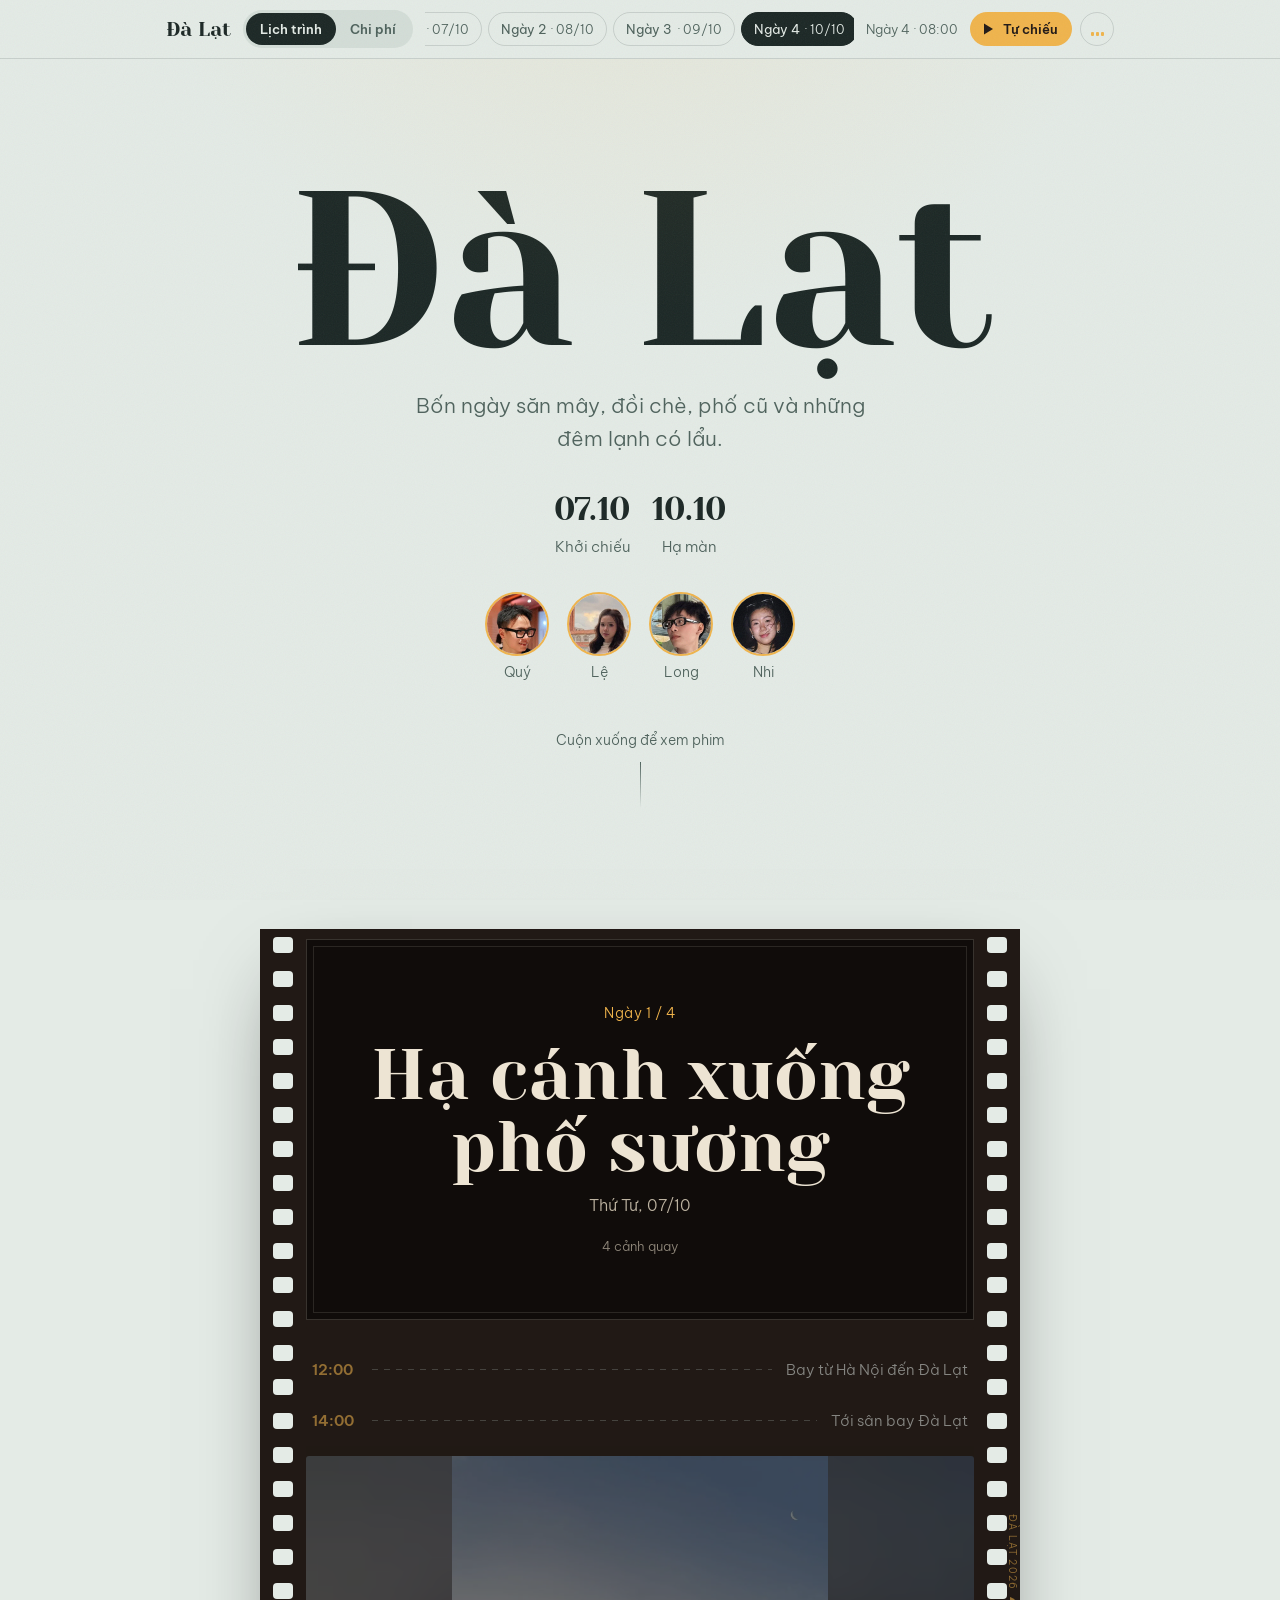
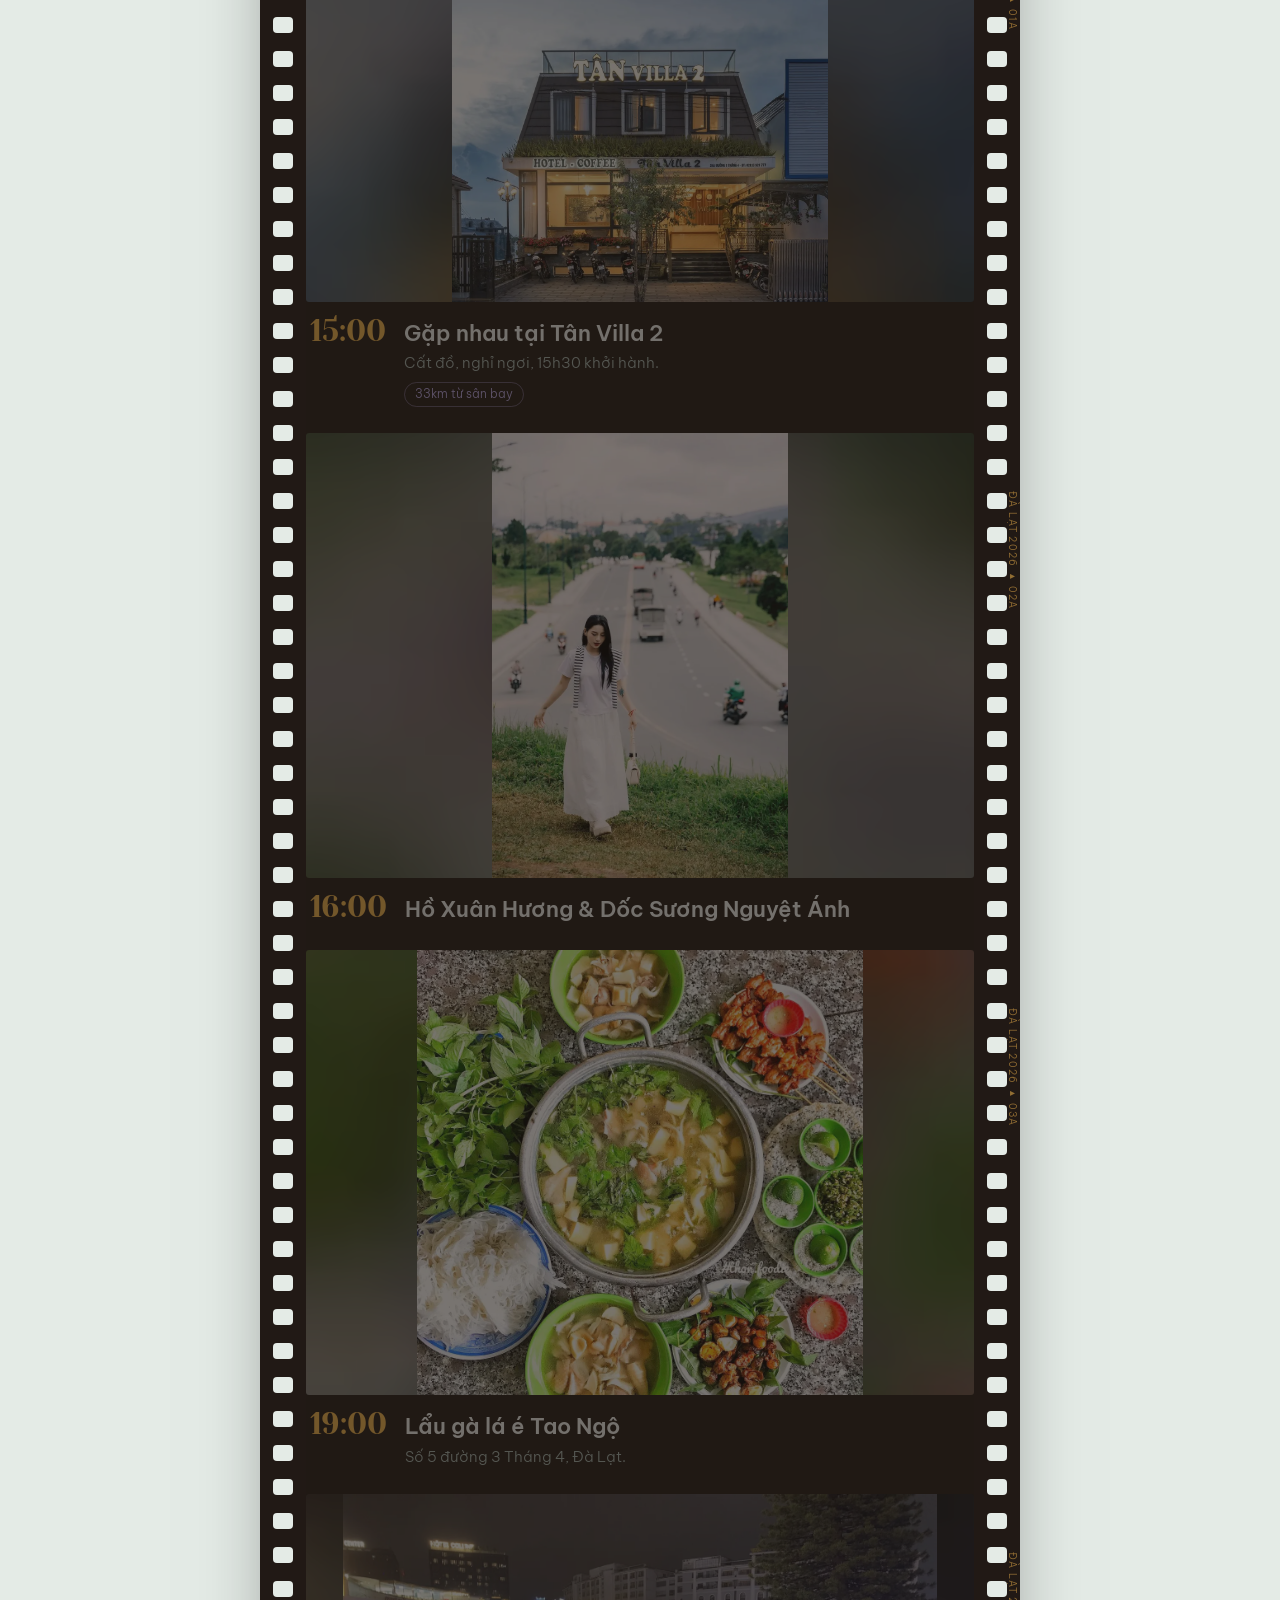
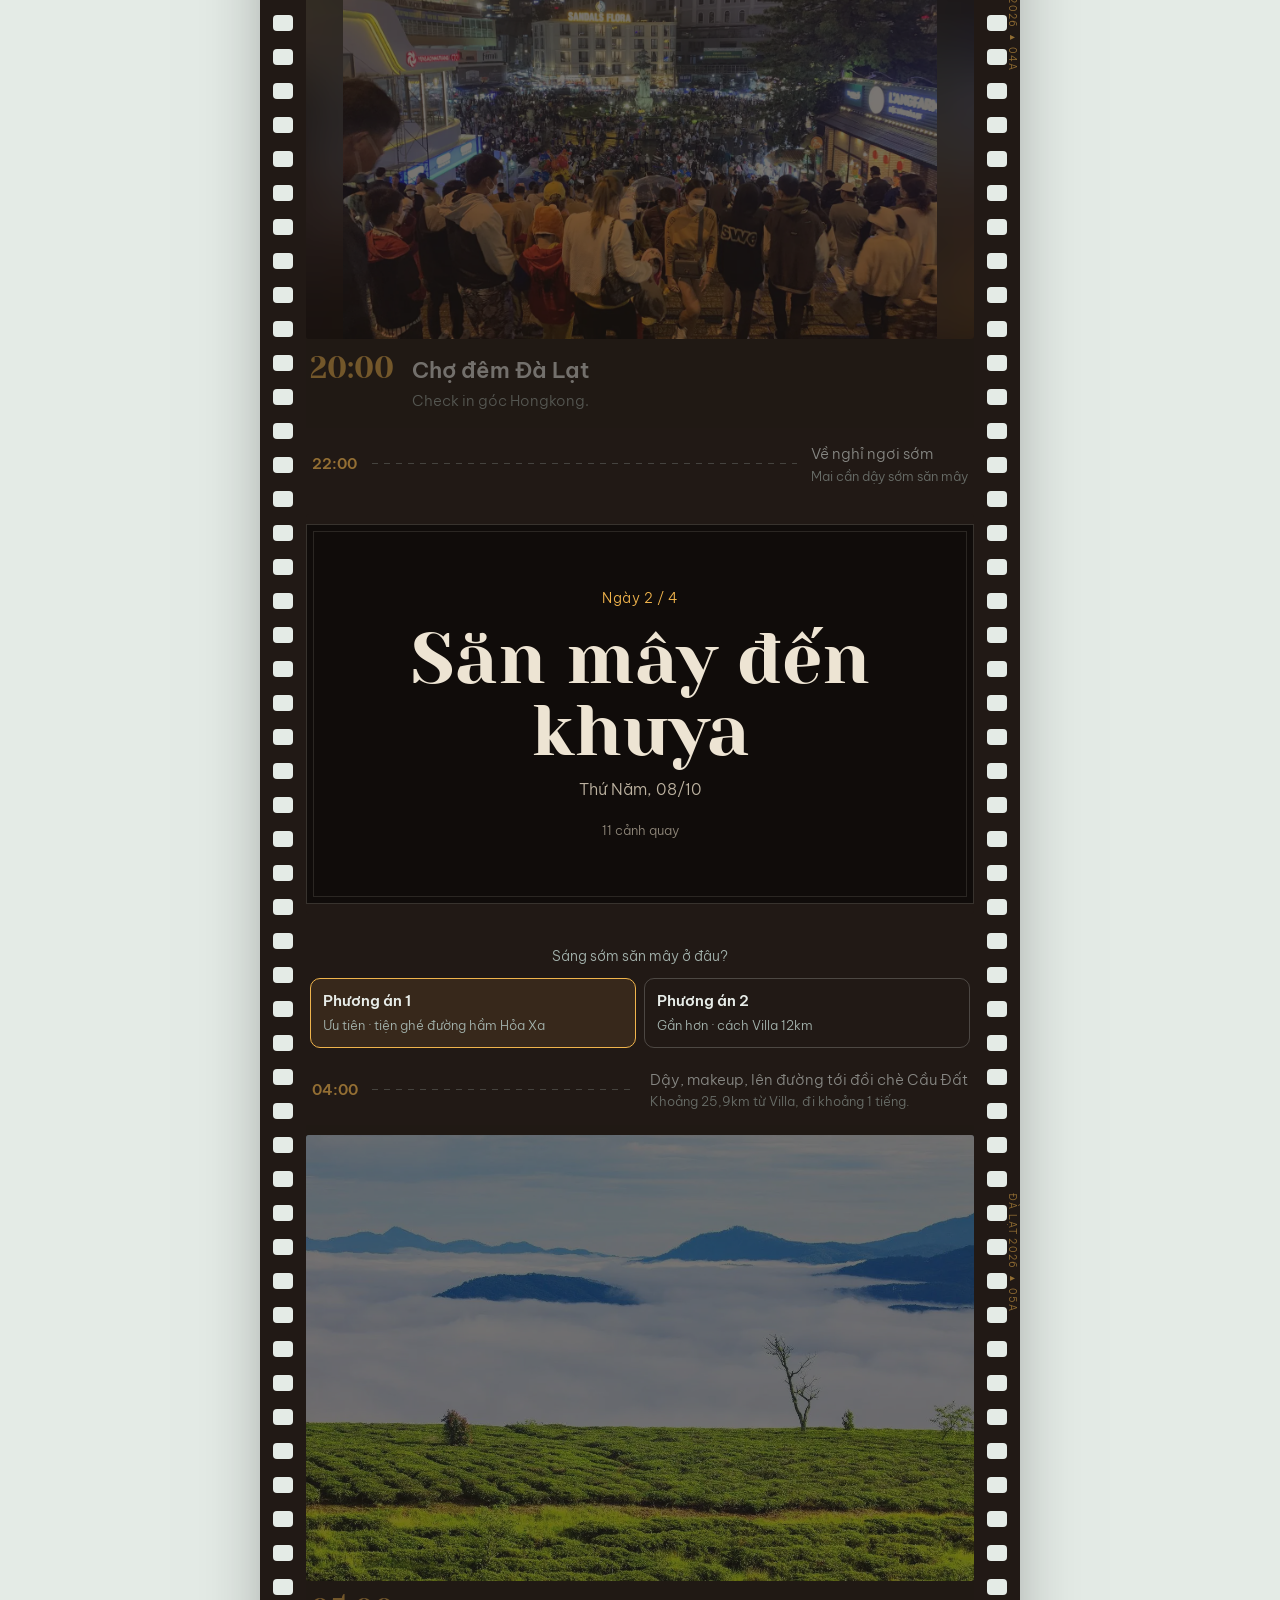
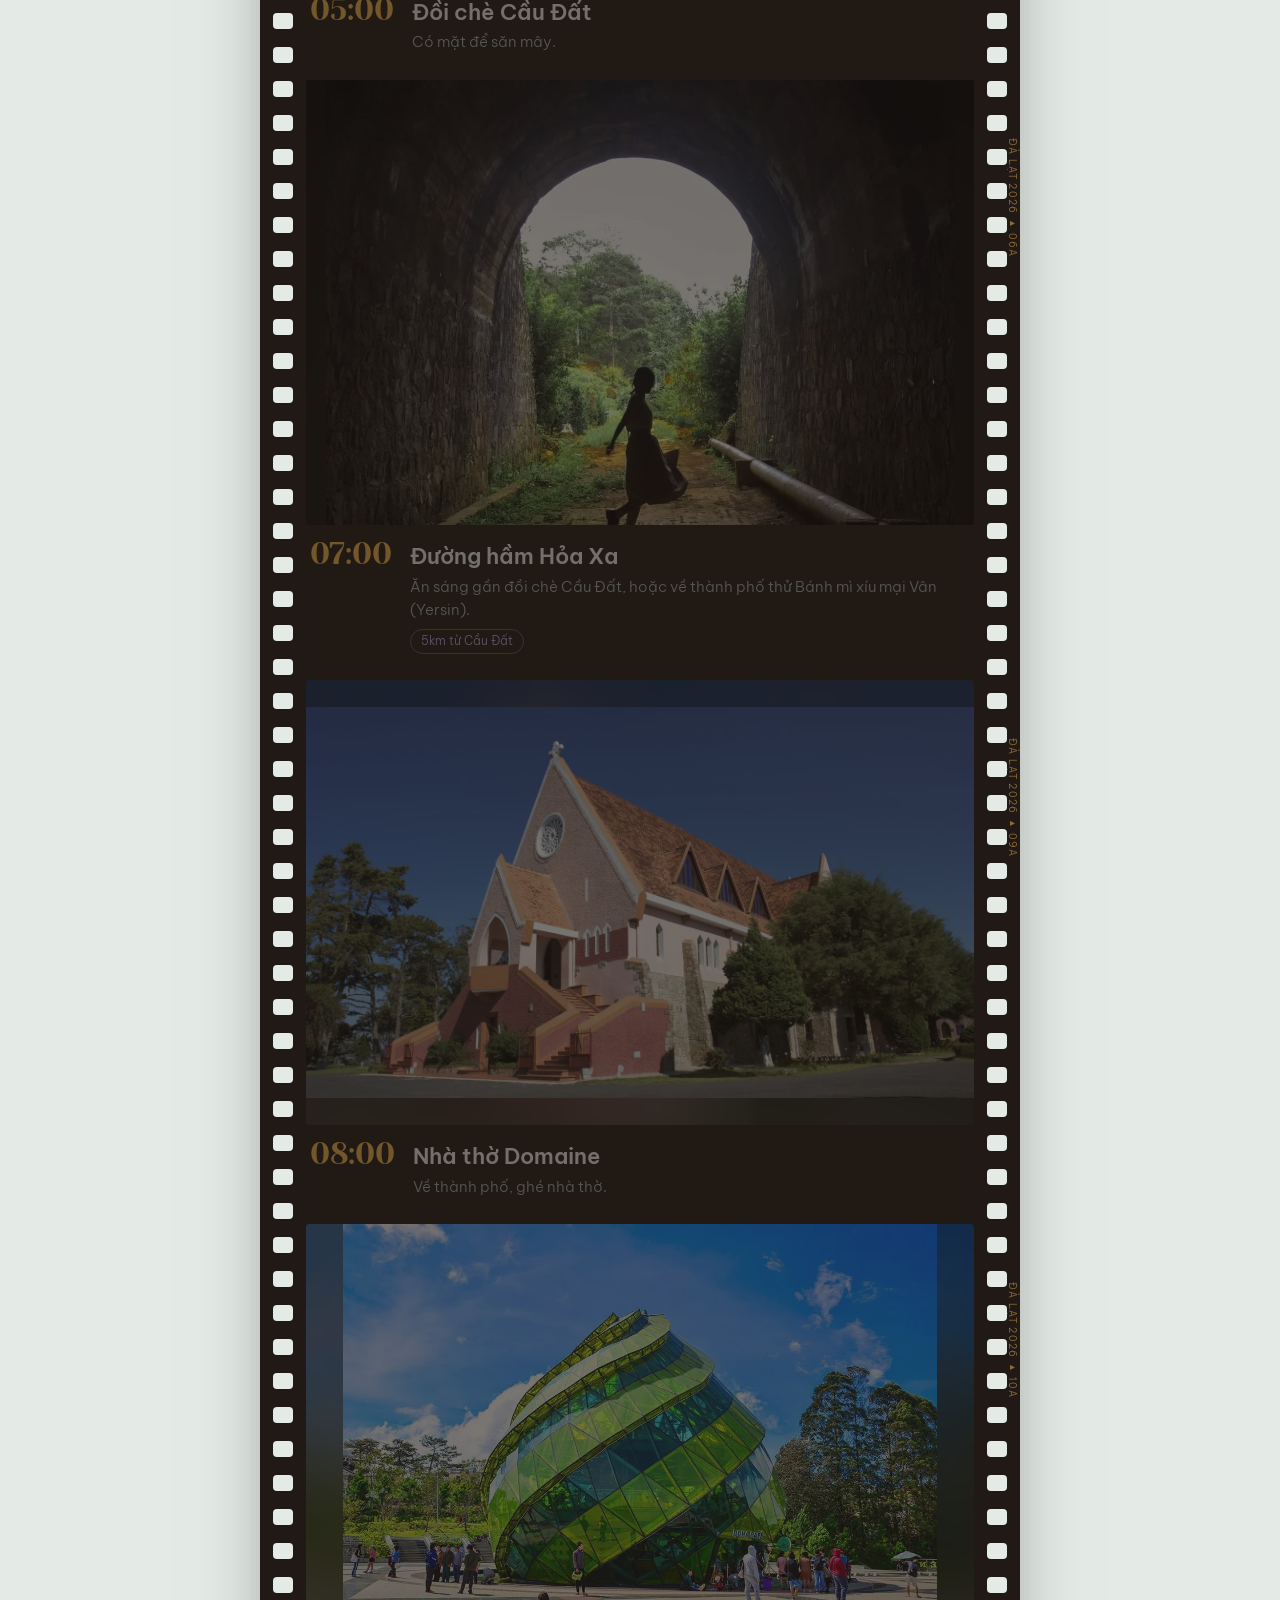
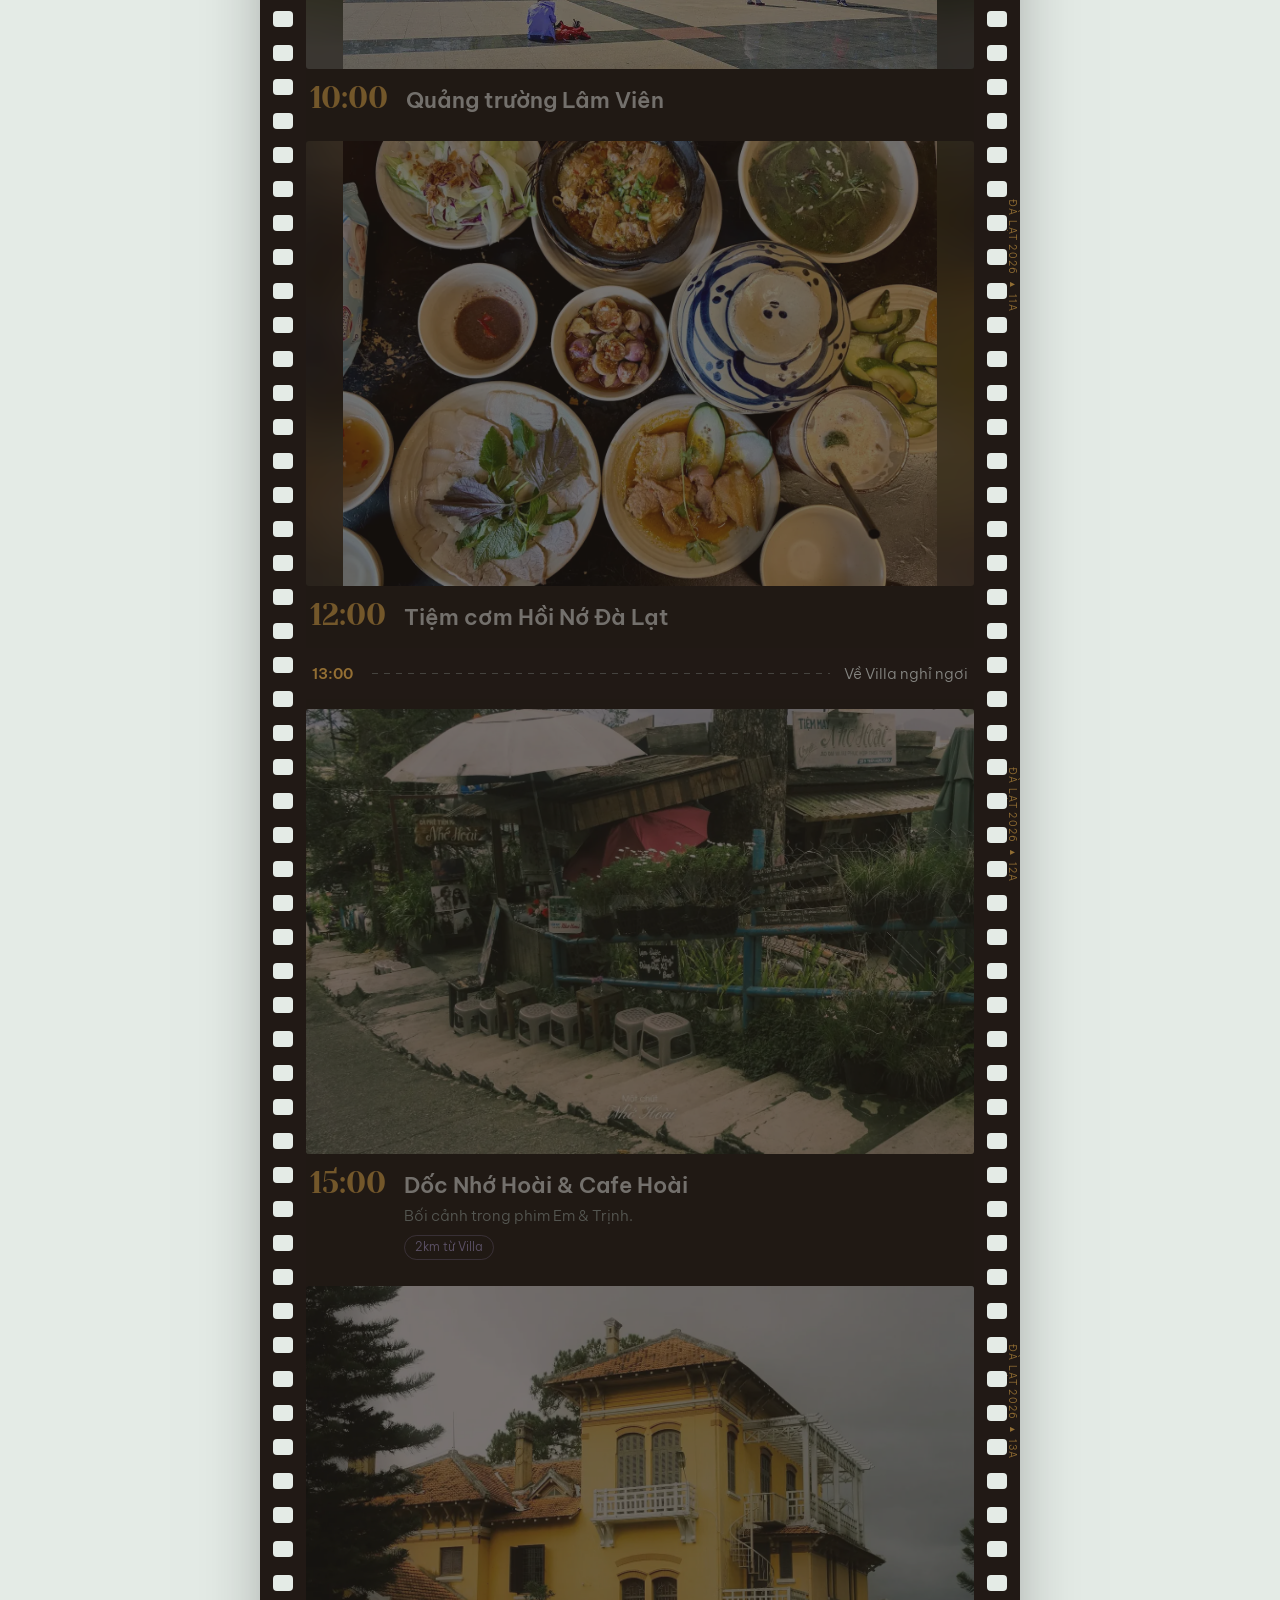
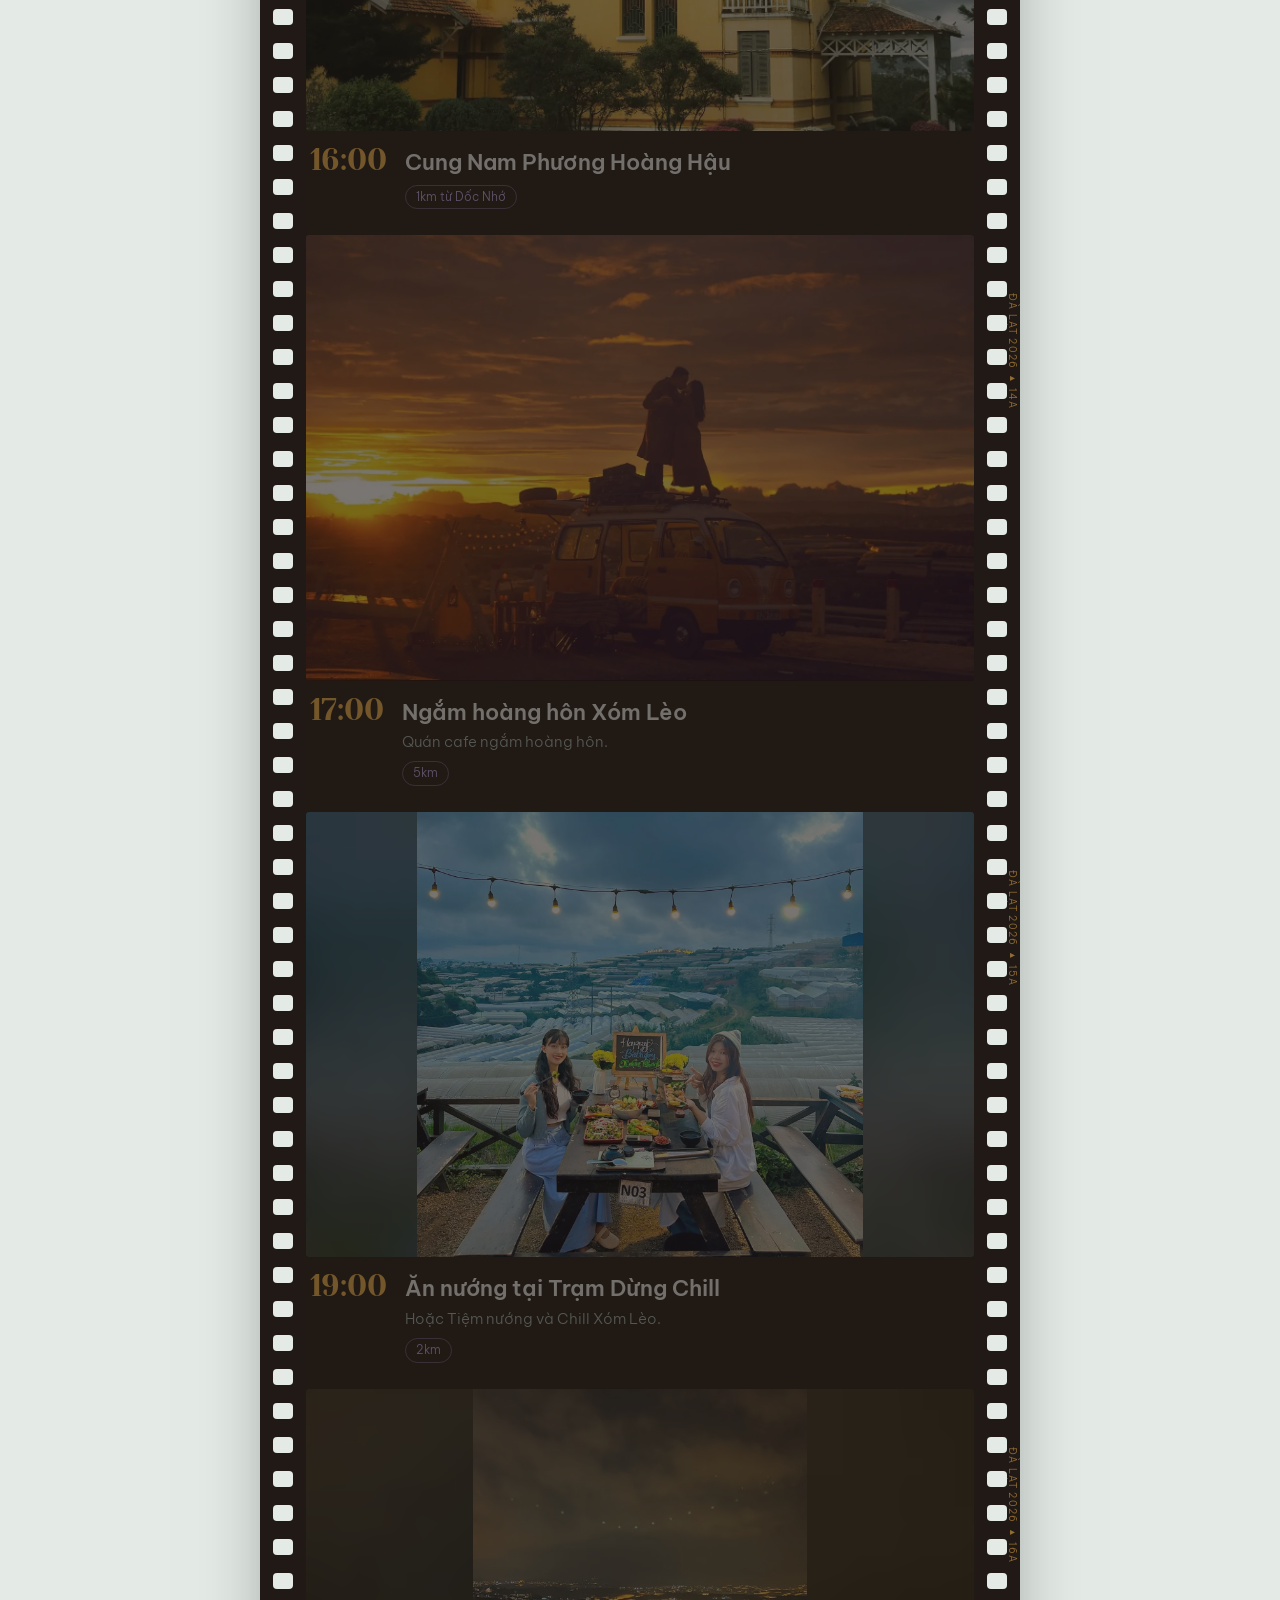
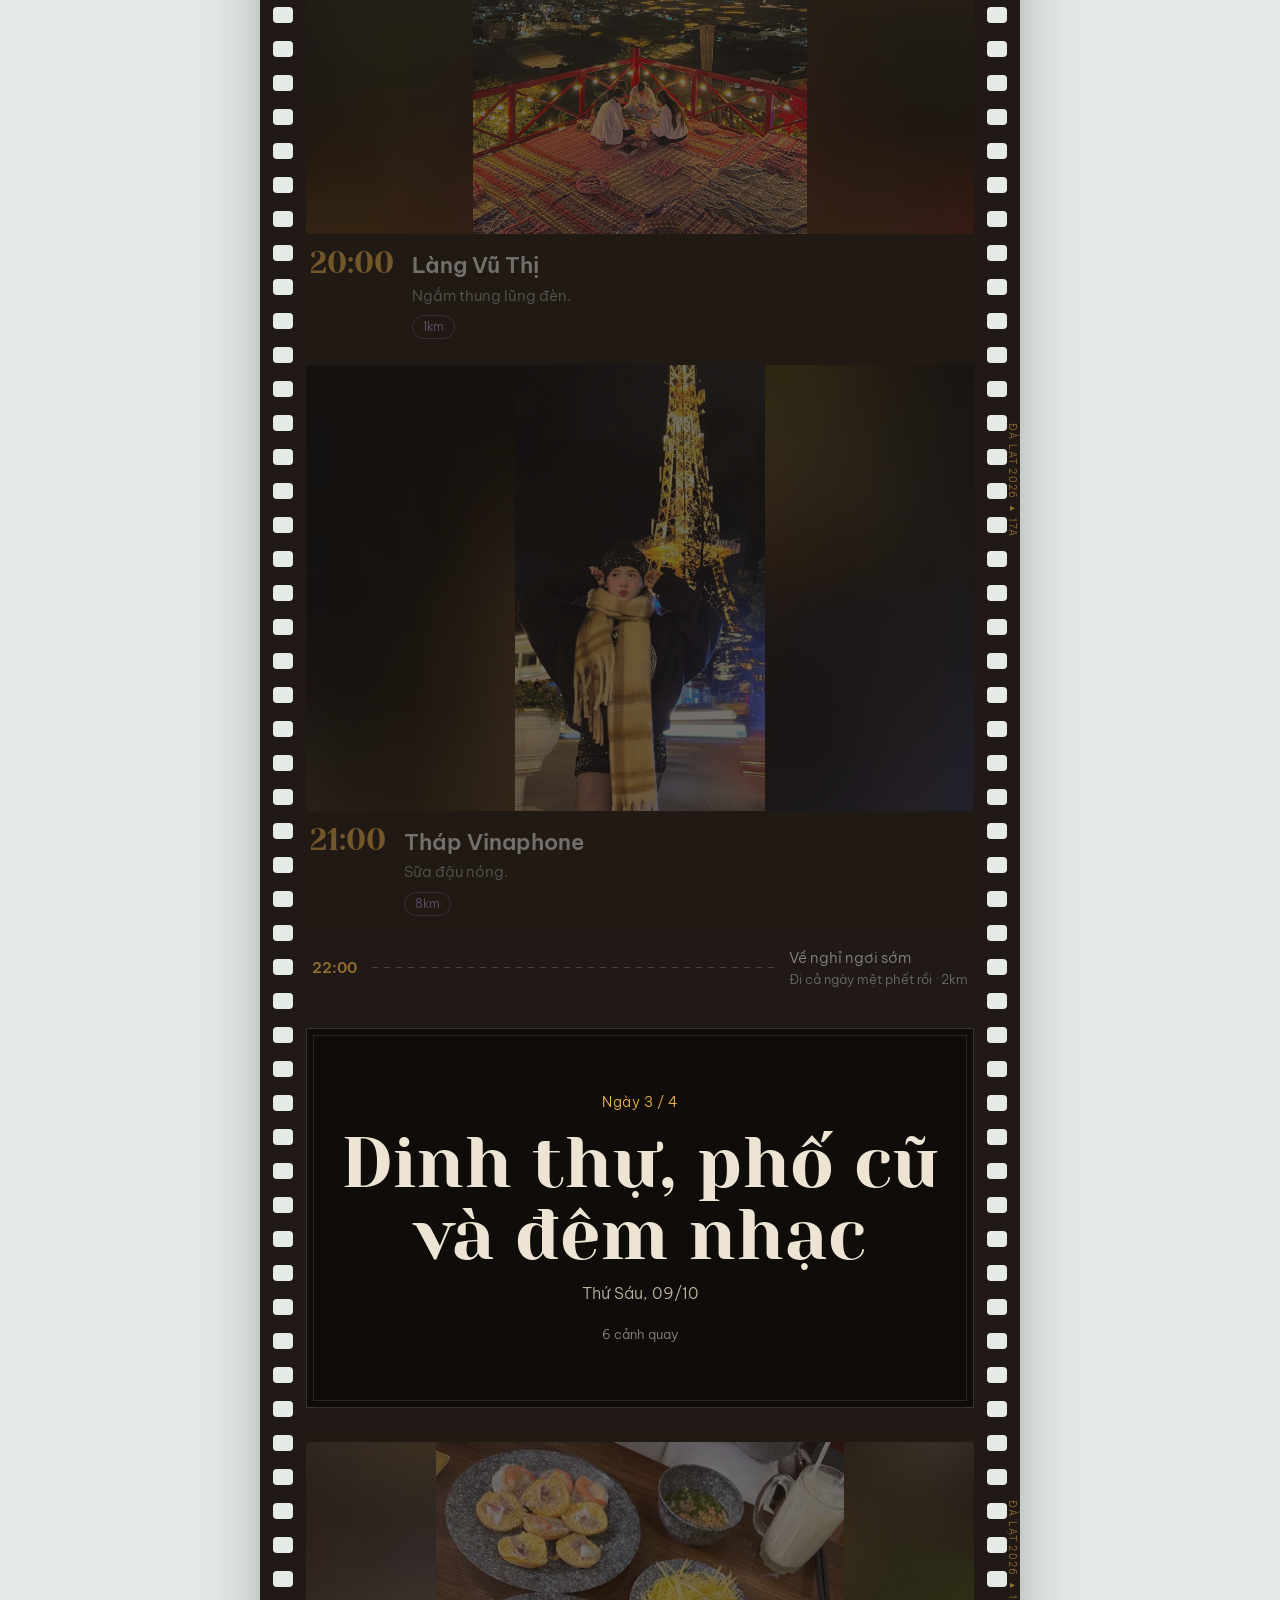
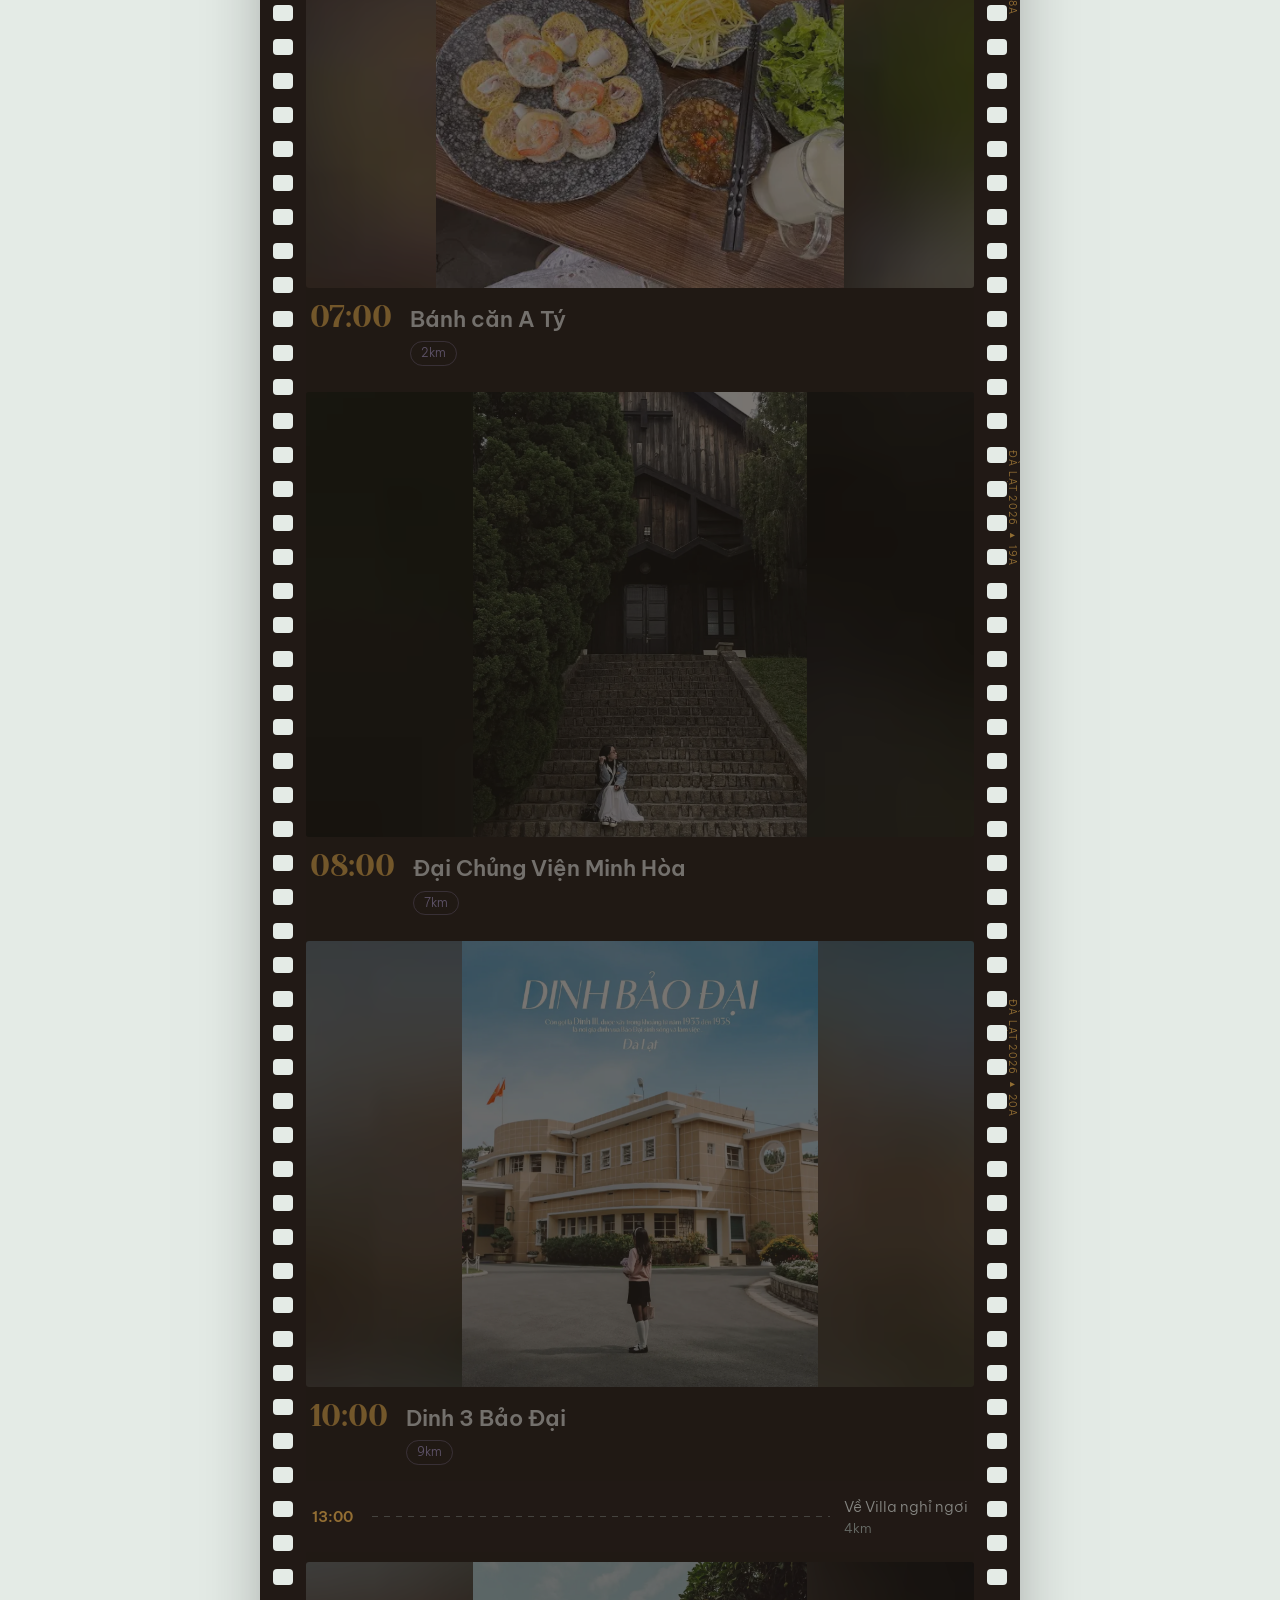
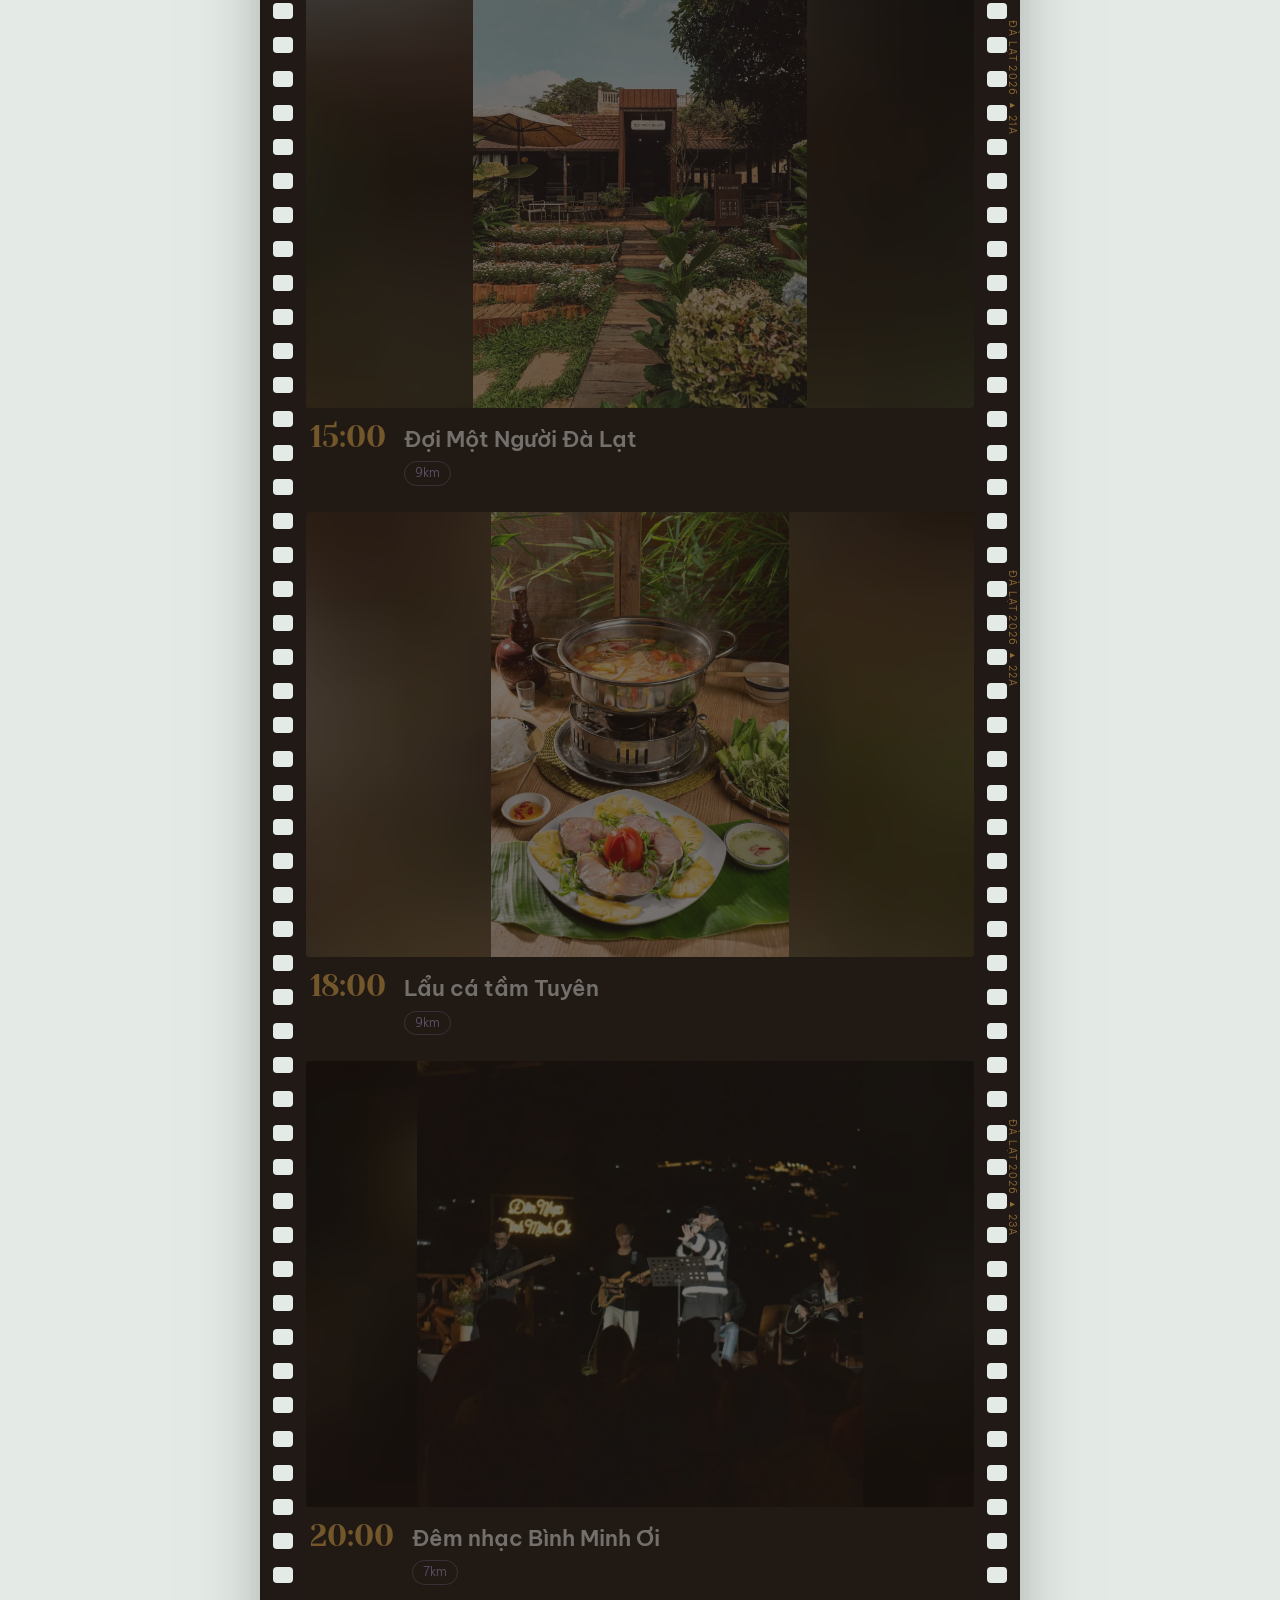
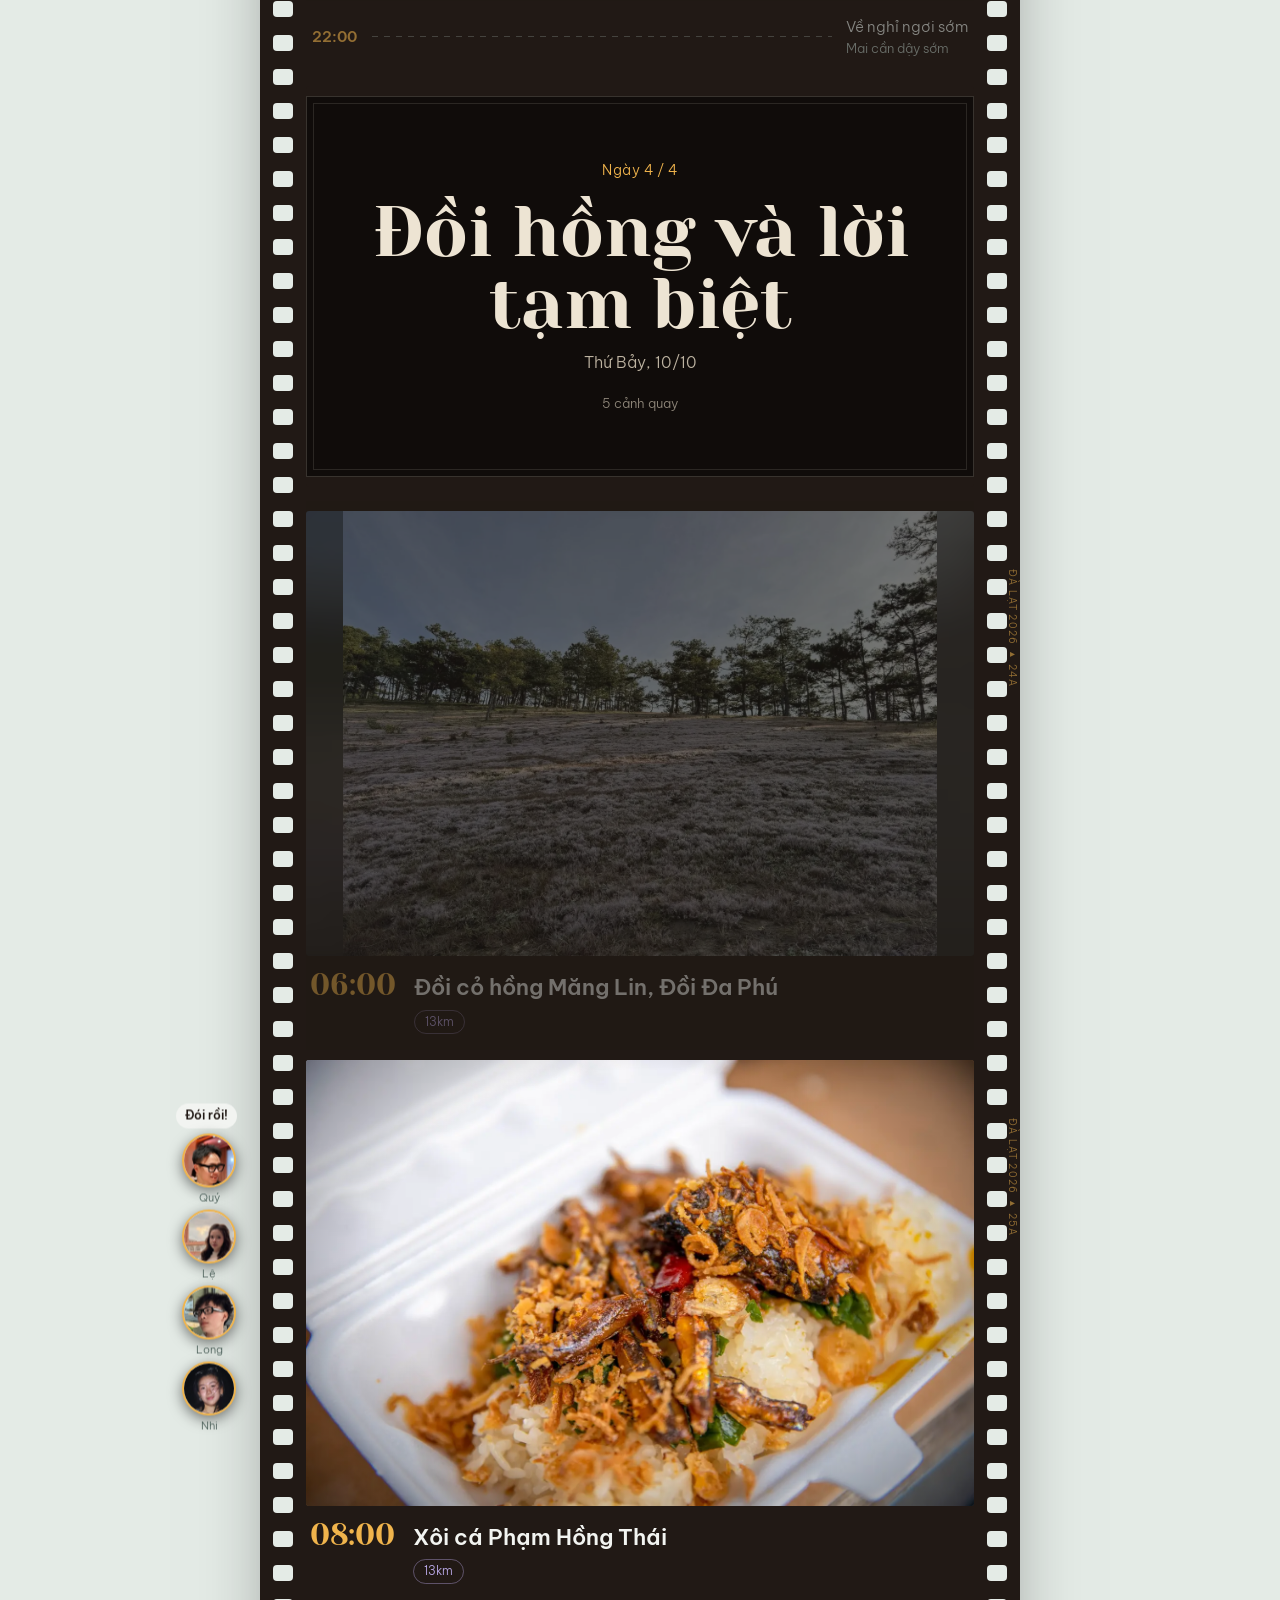
<file: index.html>
<!DOCTYPE html>
<html lang="vi">
<head>
<meta charset="utf-8">
<meta name="viewport" content="width=device-width, initial-scale=1, viewport-fit=cover">
<title>Đà Lạt — thước phim 4 ngày</title>
<link rel="preconnect" href="https://fonts.googleapis.com">
<link rel="preconnect" href="https://fonts.gstatic.com" crossorigin>
<link href="https://fonts.googleapis.com/css2?family=Yeseva+One&family=Be+Vietnam+Pro:ital,wght@0,300;0,400;0,600;1,300&display=swap&subset=vietnamese" rel="stylesheet">
<meta name="description" content="Lịch trình 4 ngày Đà Lạt 07–10/10/2026 của Quý, Lệ, Long, Nhi — kể lại như một thước phim.">
<meta property="og:title" content="Đà Lạt — thước phim 4 ngày">
<meta property="og:description" content="Săn mây, đồi chè, phố cũ và những đêm lạnh có lẩu.">
<meta property="og:image" content="images/d2a-caudat.webp">
<link rel="icon" href="data:image/svg+xml,<svg xmlns='http://www.w3.org/2000/svg' viewBox='0 0 100 100'><text y='.9em' font-size='90'>🎞️</text></svg>">
<link rel="stylesheet" href="style.css">
</head>
<body>
<div class="grain" aria-hidden="true"></div>

<audio id="music" loop preload="auto"></audio>

<header class="bar">
  <div class="bar-in">
    <div class="brand">Đà Lạt</div>
    <div class="views" role="tablist" aria-label="Chọn phần xem">
      <button role="tab" data-view="film" aria-selected="true">Lịch trình</button>
      <button role="tab" data-view="cost" aria-selected="false">Chi phí</button>
    </div>
    <nav class="days" id="days" aria-label="Chọn ngày"></nav>
    <span class="tc" id="tc">00:00</span>
    <div class="controls">
    <button class="play" id="play" aria-pressed="false">
      <svg viewBox="0 0 14 14" aria-hidden="true"><path id="playIcon" d="M3 1.5v11l9-5.5z" fill="currentColor"/></svg>
      <span id="playLbl">Tự chiếu</span>
    </button>
    <button class="sound" id="sound" aria-pressed="false" aria-label="Bật/tắt nhạc"><span class="eq"><i></i><i></i><i></i></span></button>
    <button class="speed" id="speed" hidden aria-label="Đổi tốc độ chiếu">2×</button>
    </div>
  </div>
</header>

<section class="hero" id="top">
  <div class="hero-in">
    <h1>Đà Lạt</h1>
    <p class="sub">Bốn ngày săn mây, đồi chè, phố cũ và những đêm lạnh có lẩu.</p>
    <div class="dates">
      <div><b>07.10</b><span>Khởi chiếu</span></div>
      <div><b>10.10</b><span>Hạ màn</span></div>
    </div>
    <div class="cast" id="cast"></div>
    <div class="cue">Cuộn xuống để xem phim<i></i></div>
  </div>
</section>

<div class="reel-wrap">
  <div class="reel" id="reel">
    <div class="holes l"></div><div class="holes r"></div>
    <div class="troupe" id="troupe" aria-hidden="true"></div>
    <div id="frames"></div>
  </div>
</div>

<section class="end" id="end">
  <h2>Hết</h2>
  <p class="lede">Trả xe, đi Sài Gòn. Phần còn lại nằm trong máy ảnh.</p>
  <div class="credits" id="credits"><ol id="creditList"></ol></div>
  <button class="again" id="again">Chiếu lại từ đầu</button>
</section>


<main class="cost" id="cost" hidden>
  <div class="cost-in">
    <header class="cost-head">
      <div><p class="eyebrow">Quỹ chung · Quý, Lệ, Long, Nhi</p><h2>Chi phí chuyến đi</h2></div>
      <div class="cost-actions"><span class="sync" id="sync"></span><button class="btn" id="editToggle">Chỉnh sửa</button></div>
    </header>
    <p class="notice" id="costNotice" hidden></p>
    <section class="fund" id="fund" aria-label="Tổng quỹ"></section>

    <h3 class="sec">Mỗi người</h3>
    <section class="people" id="people"></section>

    <h3 class="sec">Ai chi bao nhiêu, ngày nào</h3>
    <div class="matrix-wrap"><table class="matrix" id="matrix"></table></div>

    <div class="sec-row"><h3 class="sec">Các khoản chi</h3></div>
    <div class="filters" id="filters"></div>
    <section class="ledger" id="ledger"></section>

    <h3 class="sec">Theo hạng mục</h3>
    <section class="cats" id="cats"></section>
  </div>
  <button class="fab" id="addBtn" hidden>+ Thêm khoản chi</button>
</main>

<dialog class="sheet" id="sheet" aria-labelledby="sheetTitle">
  <div class="sheet-in">
    <div class="sheet-head"><h3 id="sheetTitle">Thêm khoản chi</h3><button class="x" data-close aria-label="Đóng">×</button></div>
    <div class="fld"><span class="lbl">Ngày</span><div class="seg wrap" id="fDay"></div></div>
    <div class="fld"><label class="lbl" for="fTitle">Khoản chi</label><input id="fTitle" placeholder="Ví dụ: Phở sáng" autocomplete="off"><div class="sugs" id="fSugs"></div></div>
    <div class="fld"><span class="lbl">Hạng mục</span><div class="chips" id="fCat"></div></div>
    <div class="fld"><label class="lbl" for="fAmount">Số tiền</label>
      <div class="amtrow"><input id="fAmount" inputmode="decimal" placeholder="60k · 1tr5 · 250000" autocomplete="off">
        <div class="seg" id="fMode"><button data-mode="each">mỗi người</button><button data-mode="total">tổng</button></div></div>
    </div>
    <div class="fld"><span class="lbl">Ai chia khoản này</span><div class="who" id="fWho"></div><p class="hint">Chọn 1 người = chi riêng của người đó.</p></div>
    <div class="fld"><span class="lbl">Trạng thái</span><div class="seg" id="fStatus"><button data-s="done">Đã chi</button><button data-s="plan">Dự kiến</button></div></div>
    <div class="fld"><label class="lbl" for="fNote">Ghi chú</label><input id="fNote" placeholder="Không bắt buộc" autocomplete="off"></div>
    <p class="preview" id="fPreview" aria-live="polite"></p>
    <div class="sheet-foot"><button class="btn danger" id="fDelete" hidden>Xoá</button><span class="grow"></span><button class="btn ghost" data-close>Huỷ</button><button class="btn primary" id="fSave">Lưu</button></div>
  </div>
</dialog>
<div class="toast" id="toast" role="status"></div>

<script src="data.js"></script>
<script src="script.js"></script>
<script src="cost.js"></script>
</body>
</html>
</file>
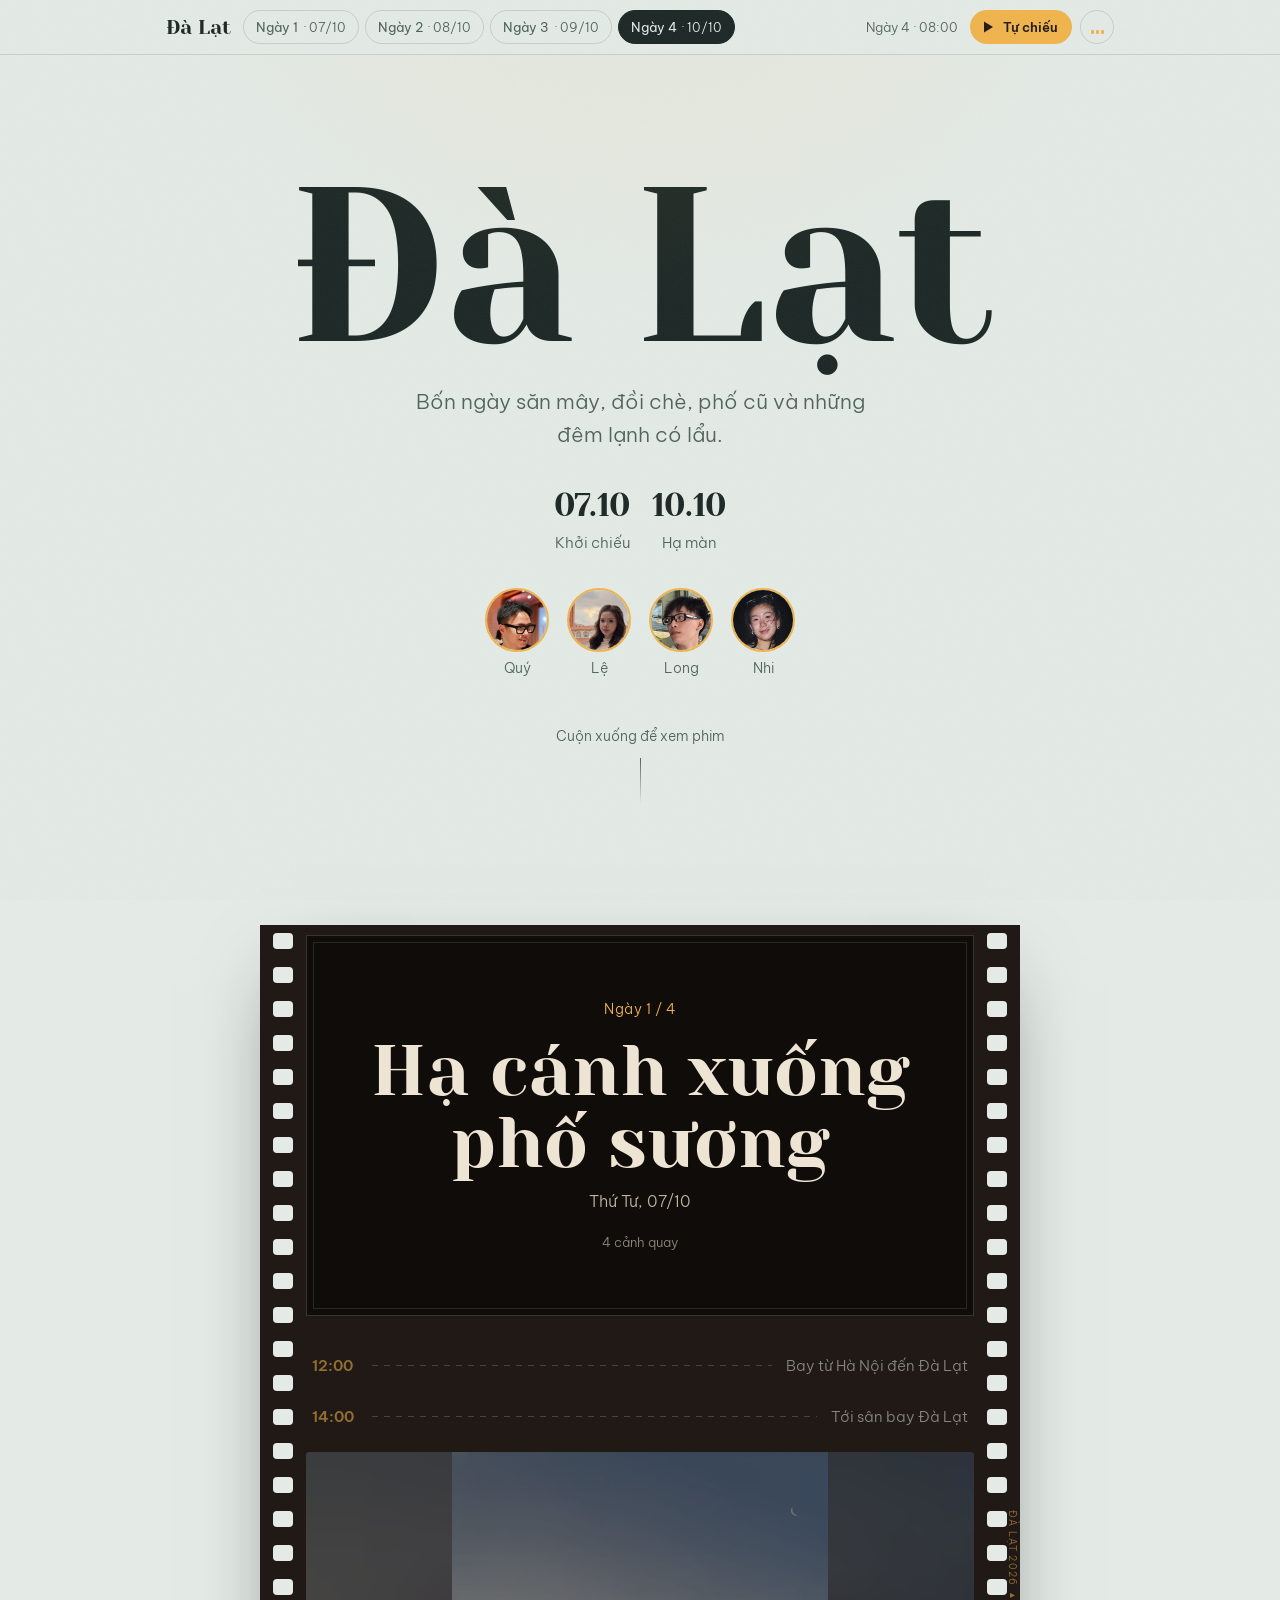
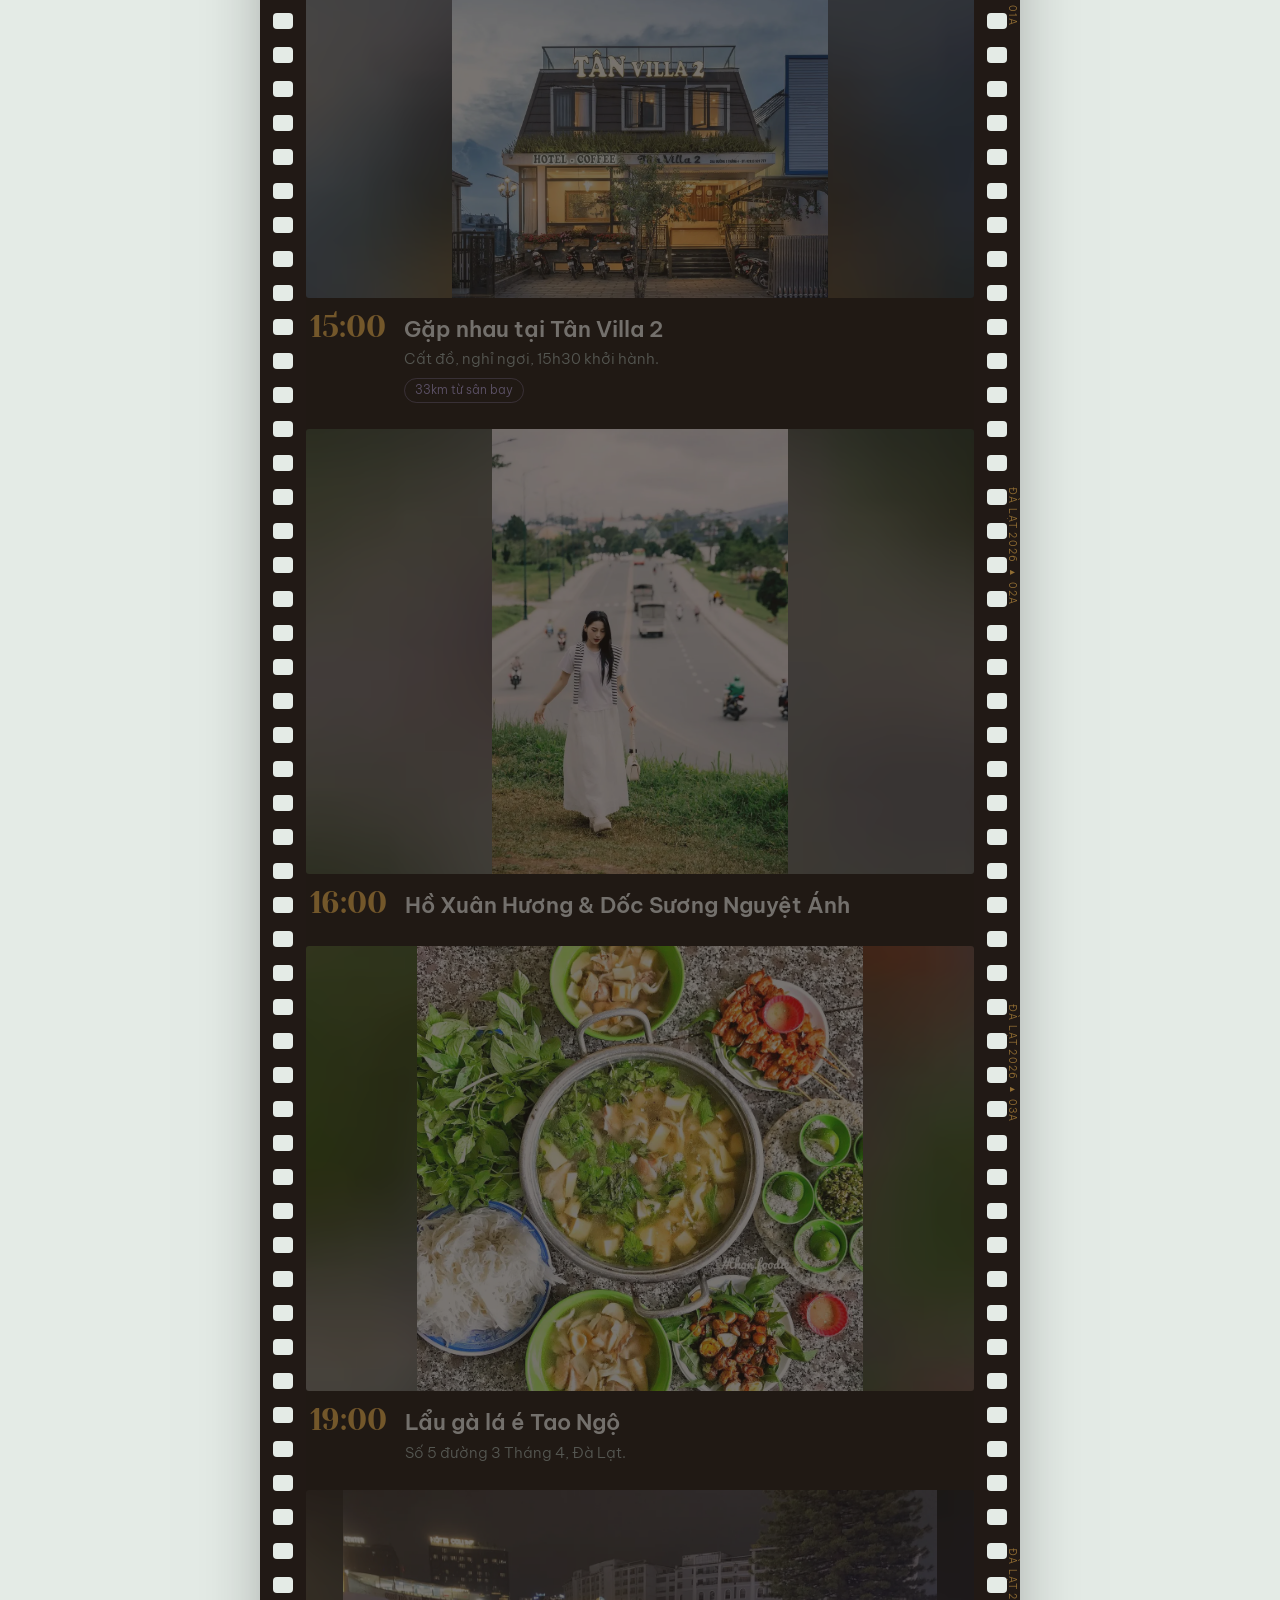
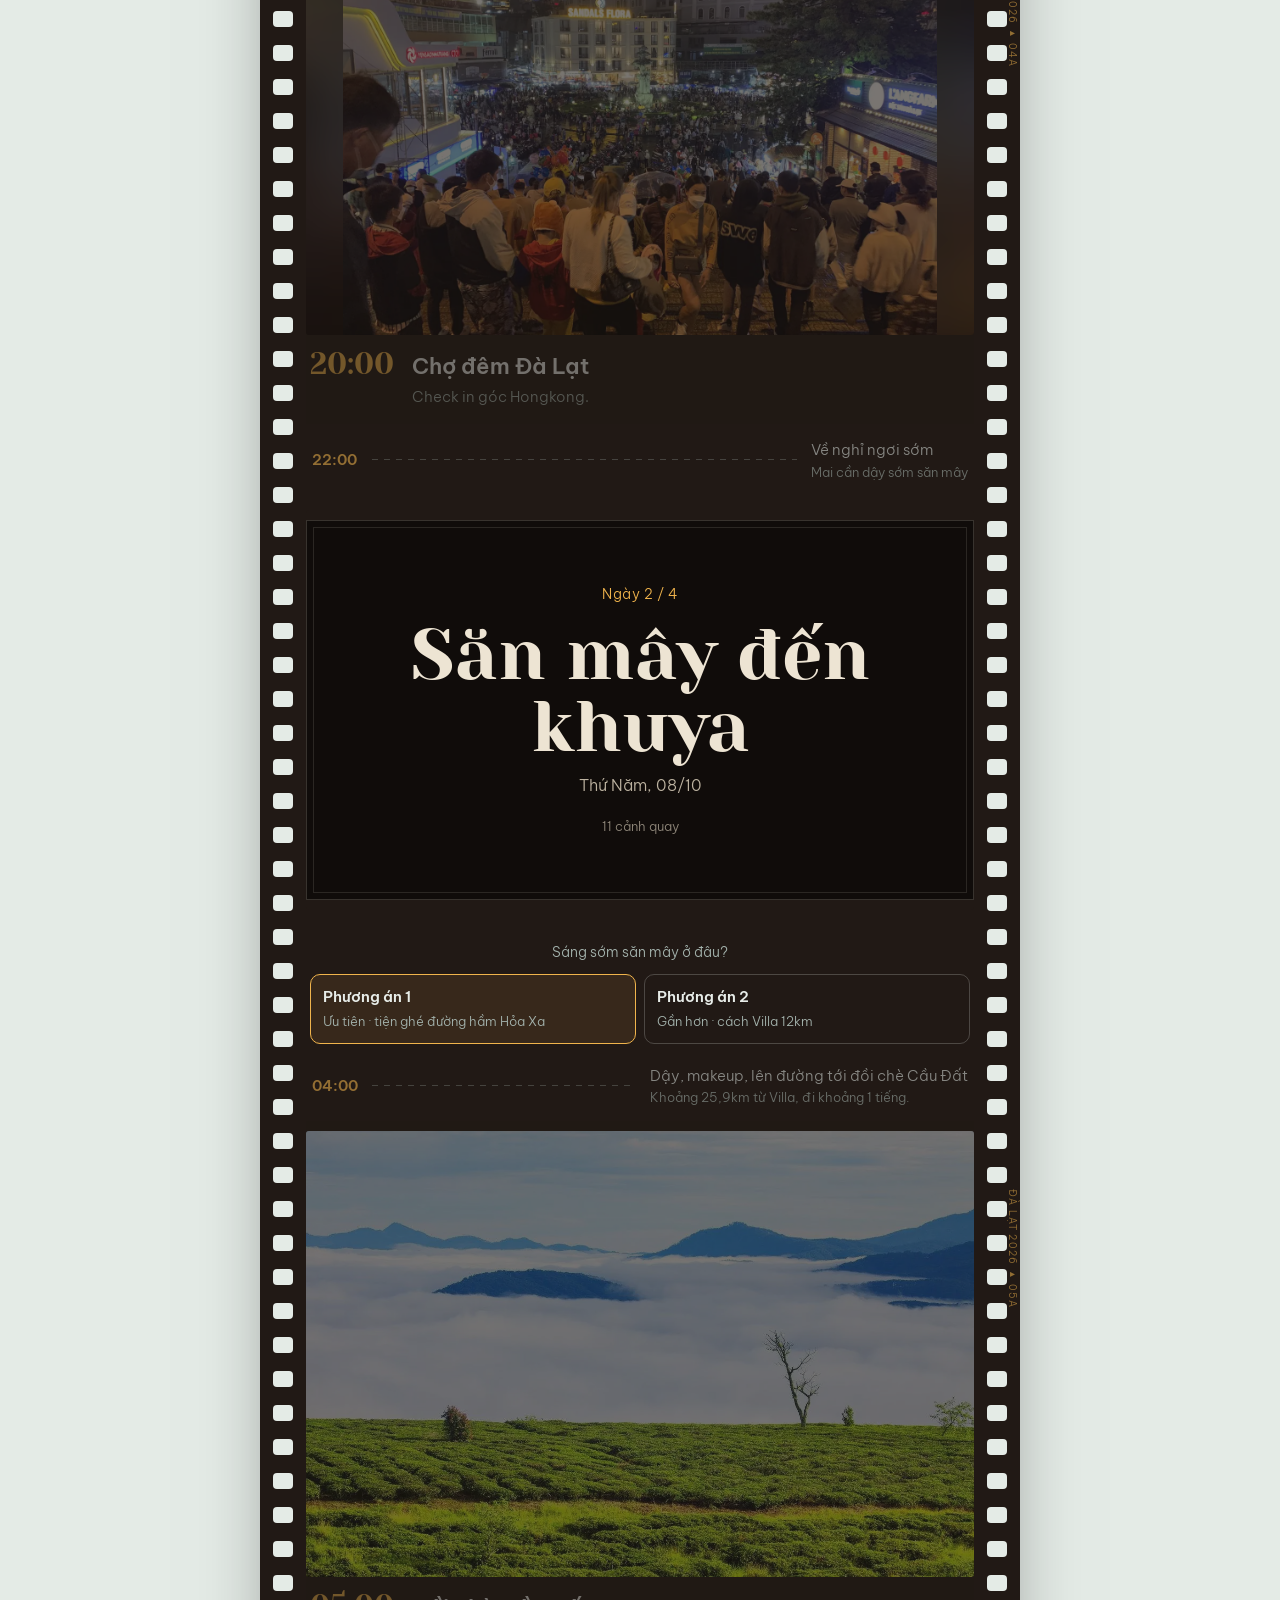
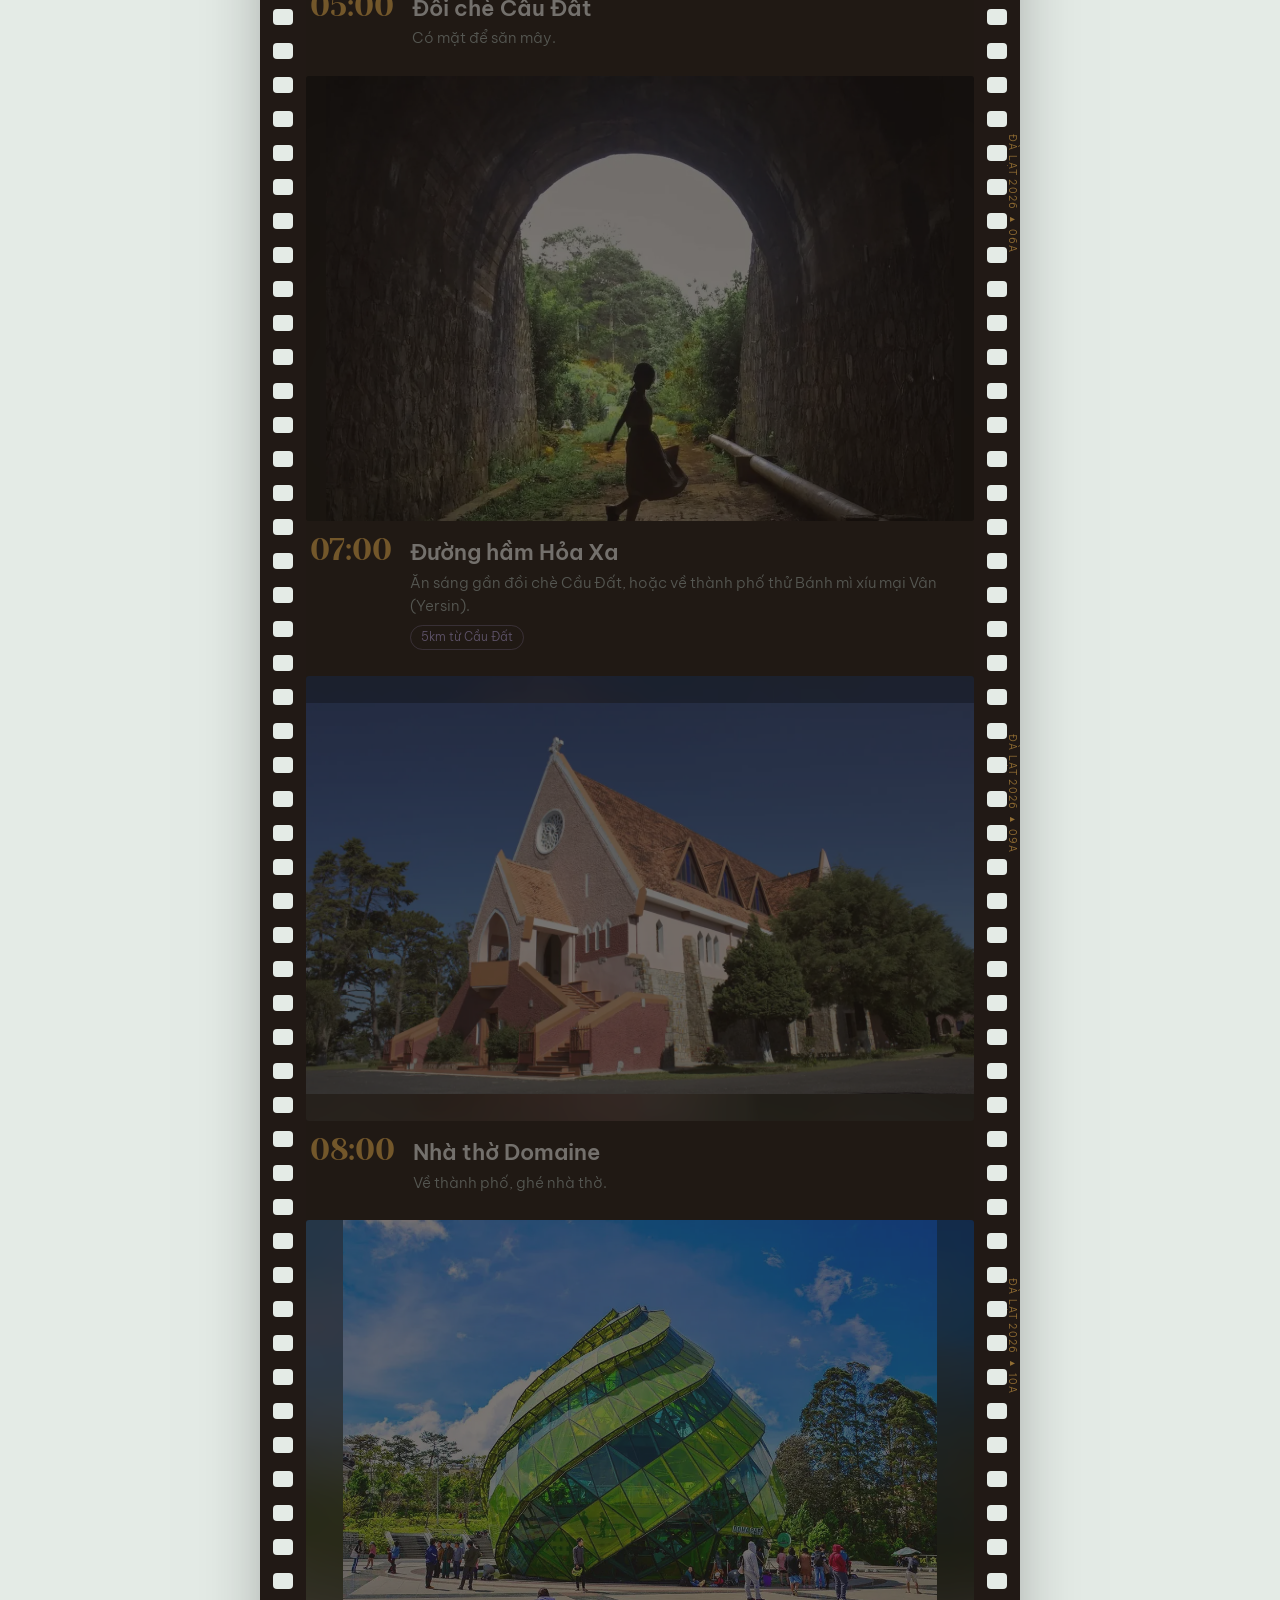
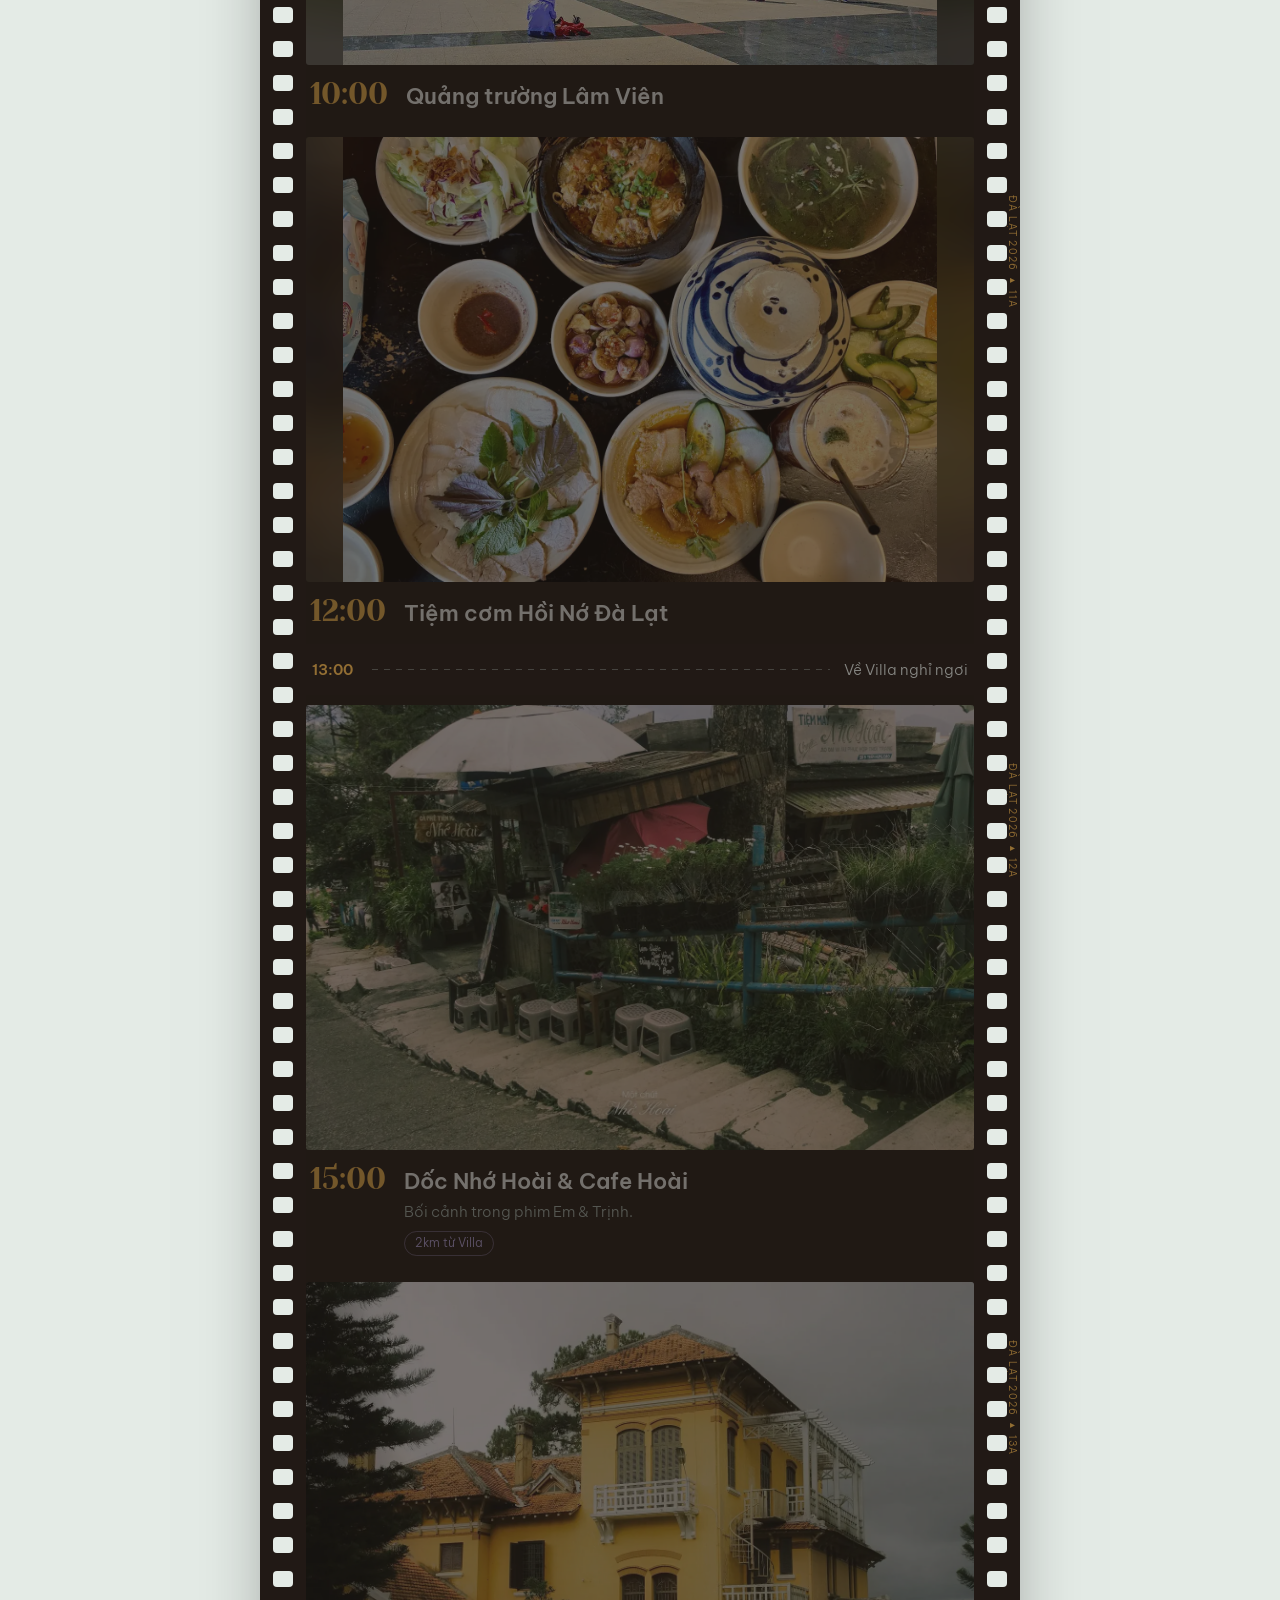
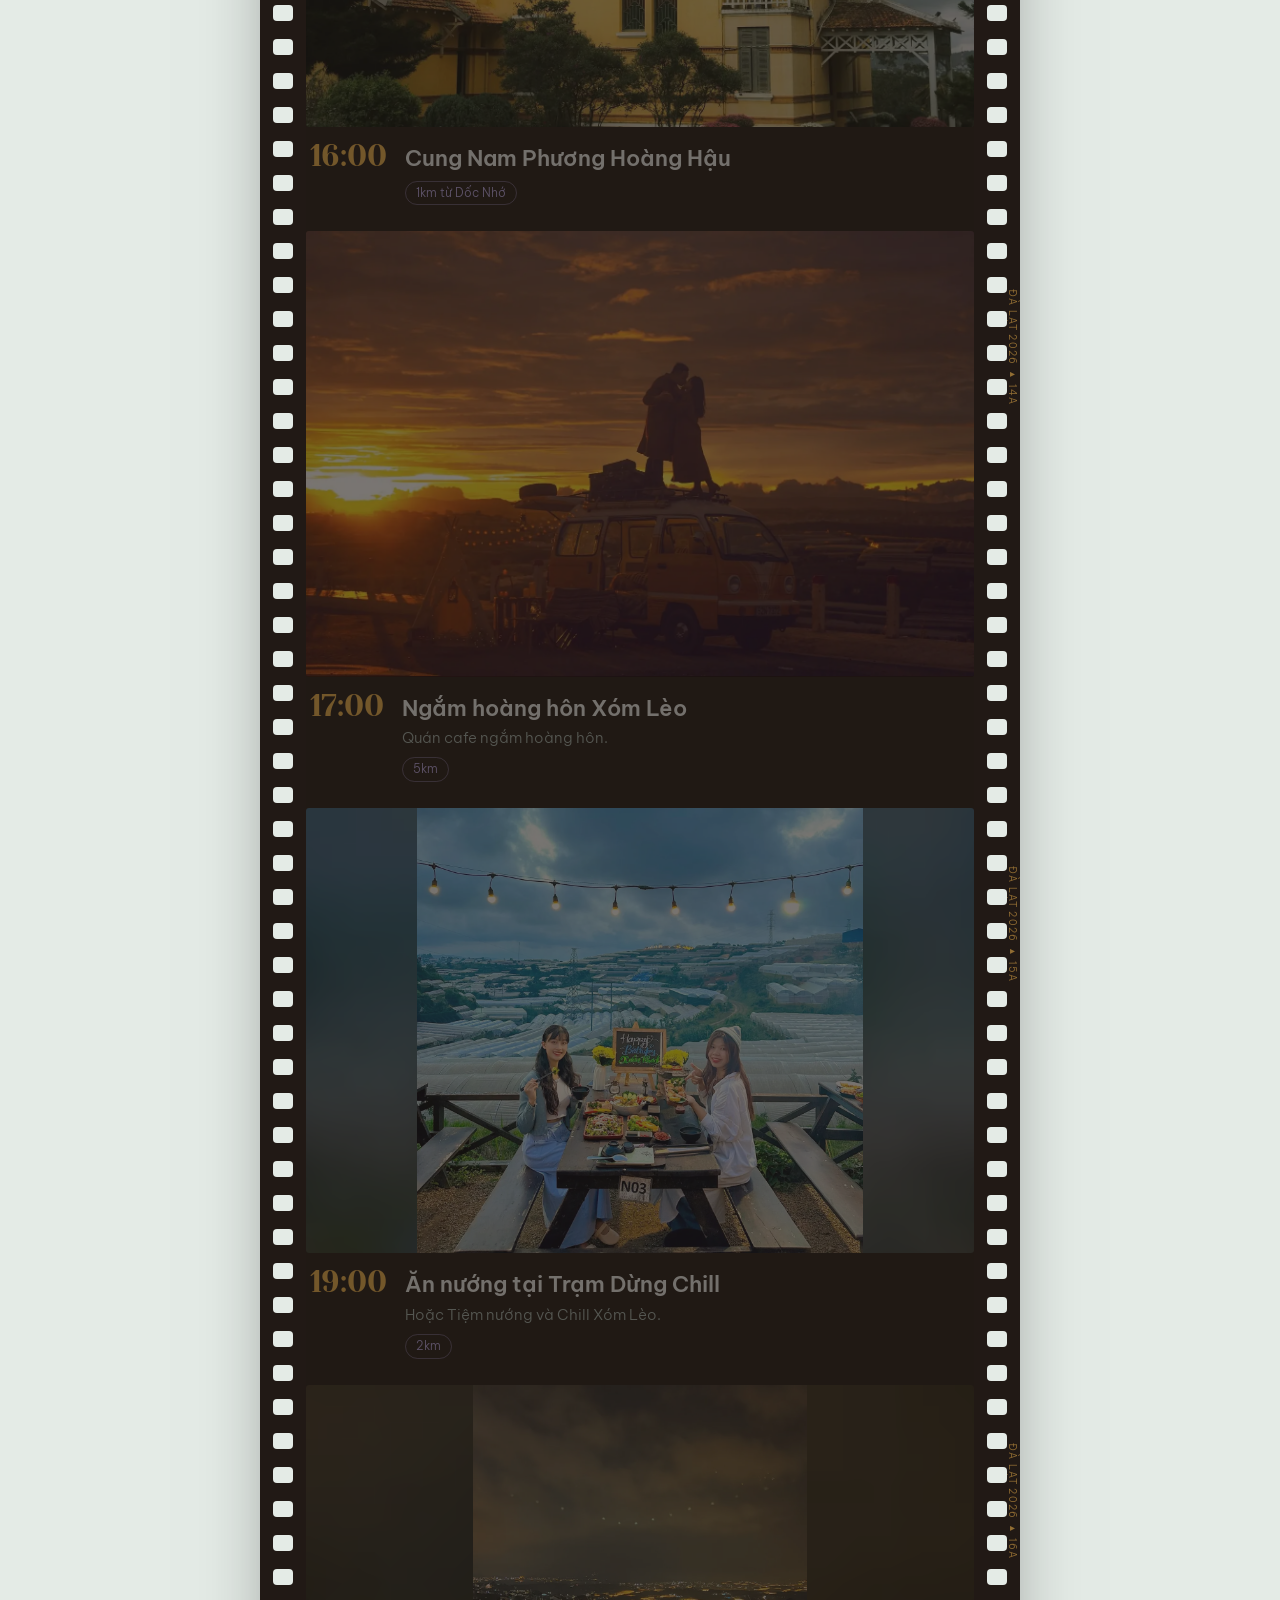
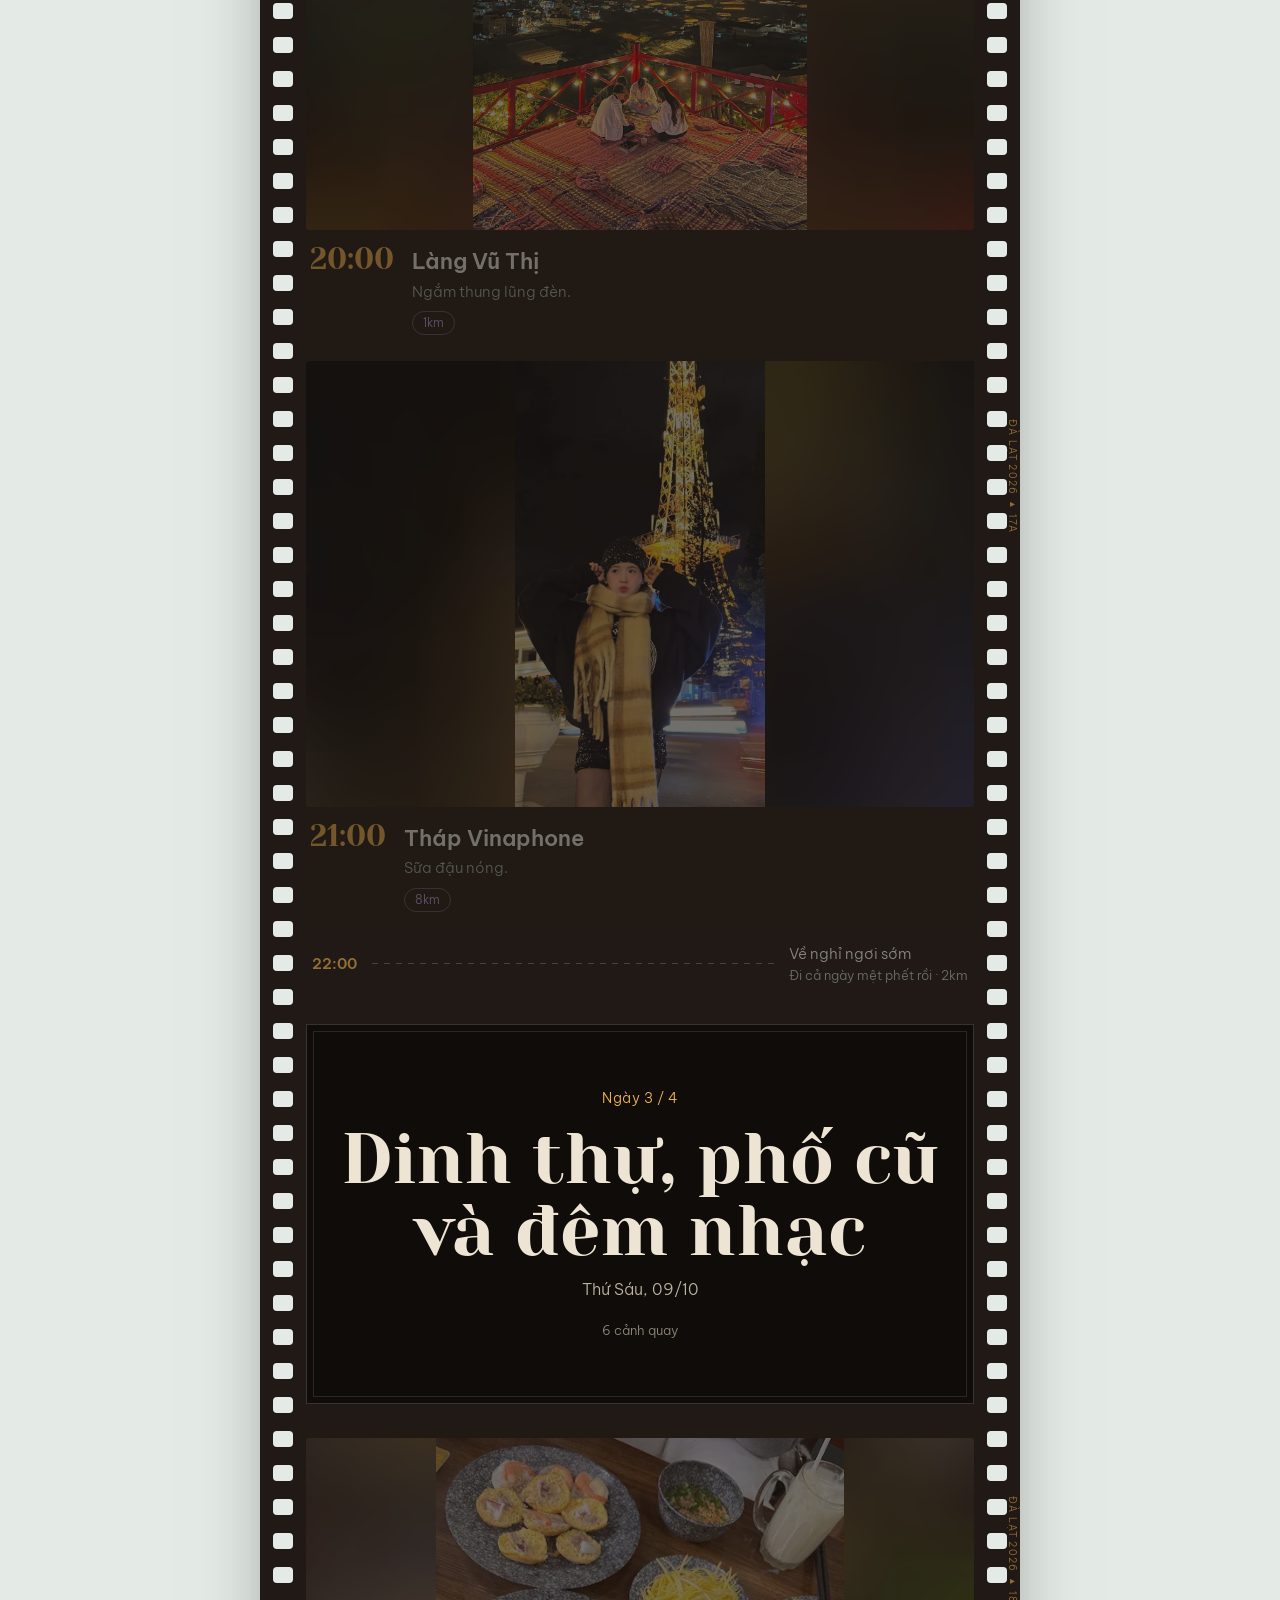
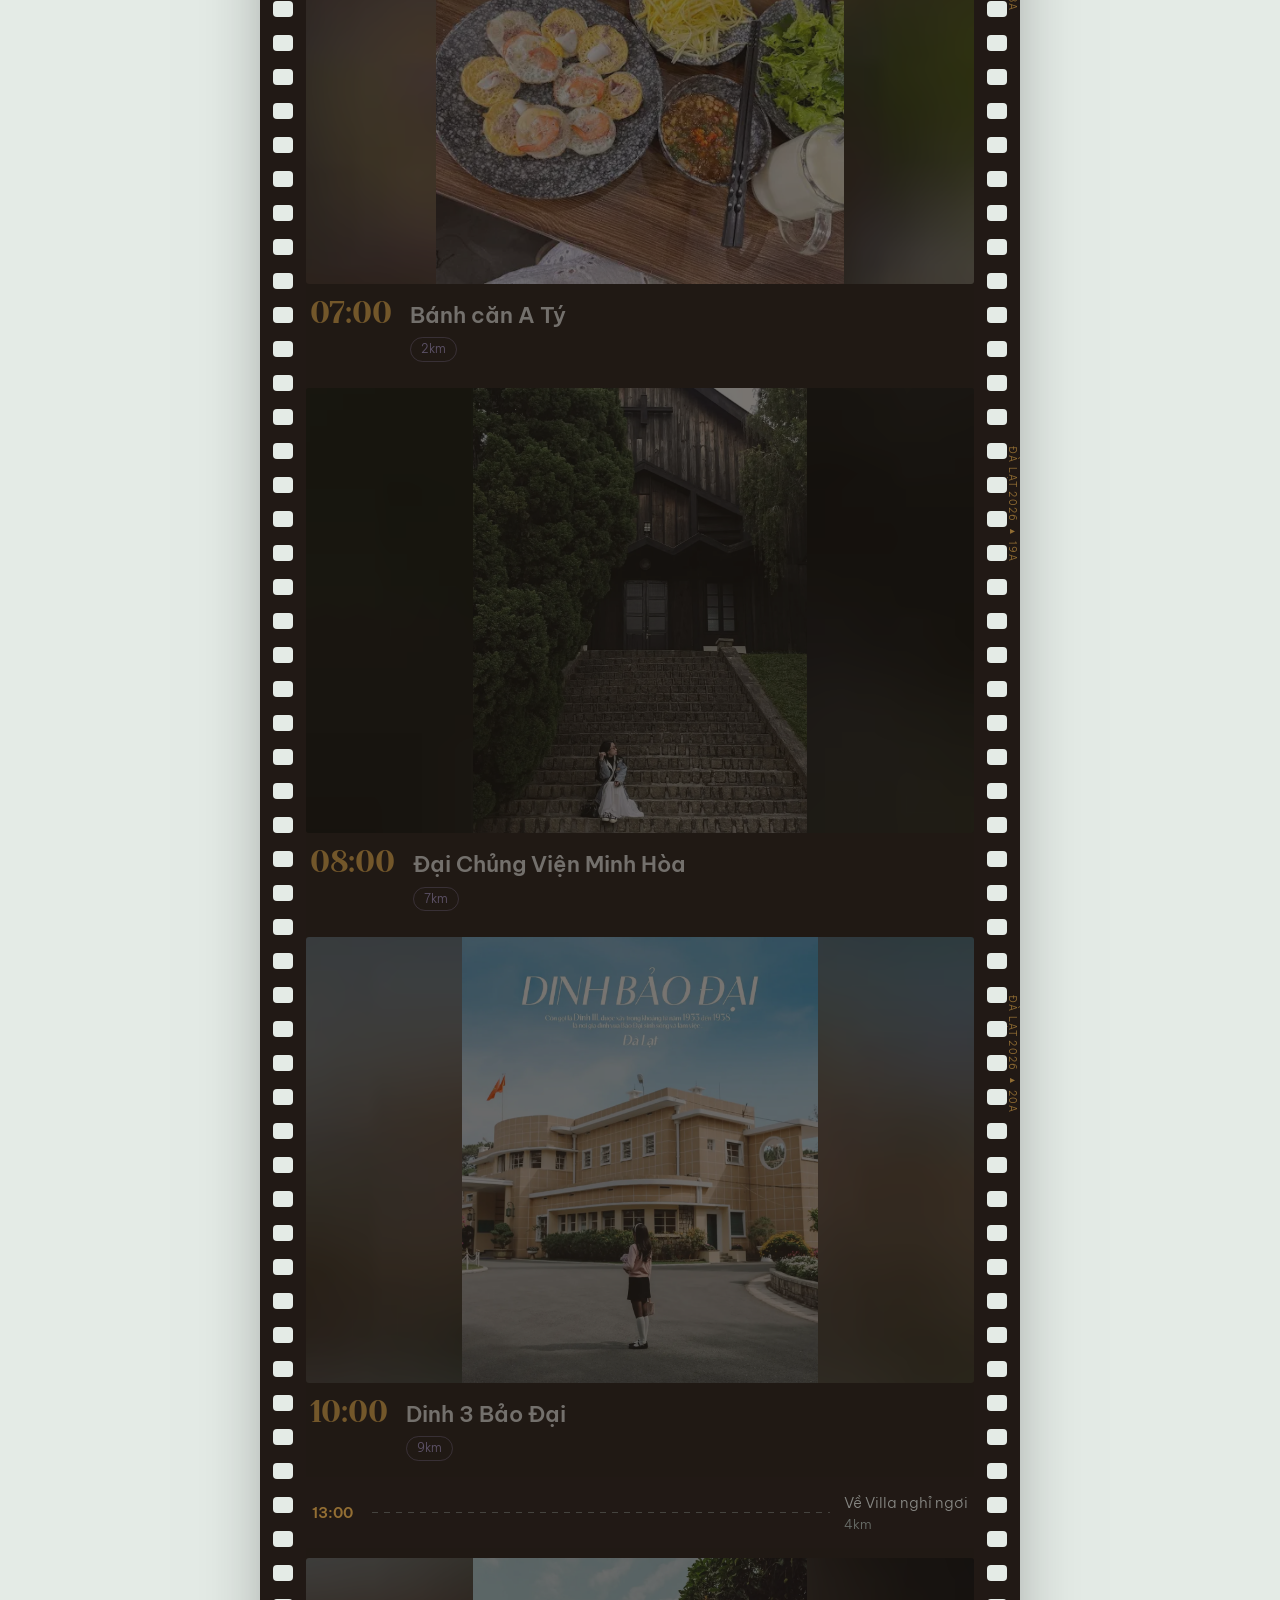
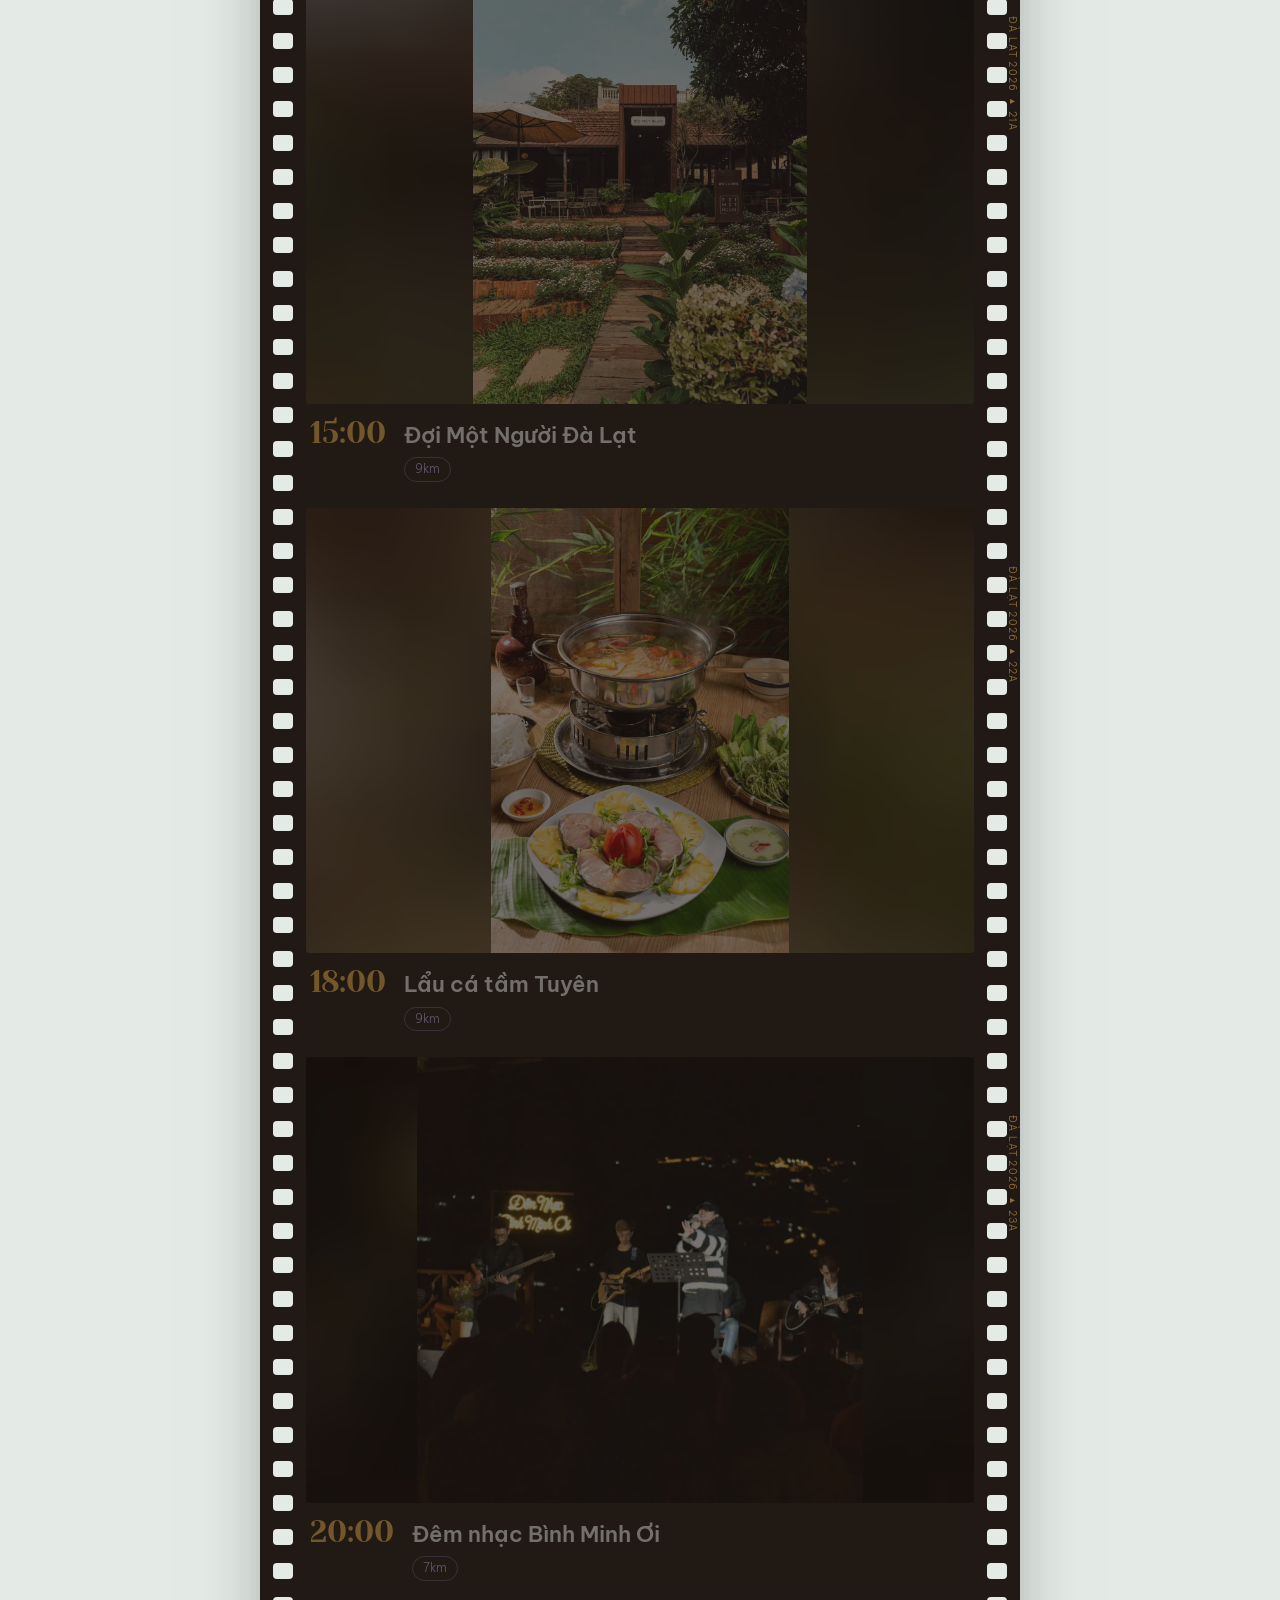
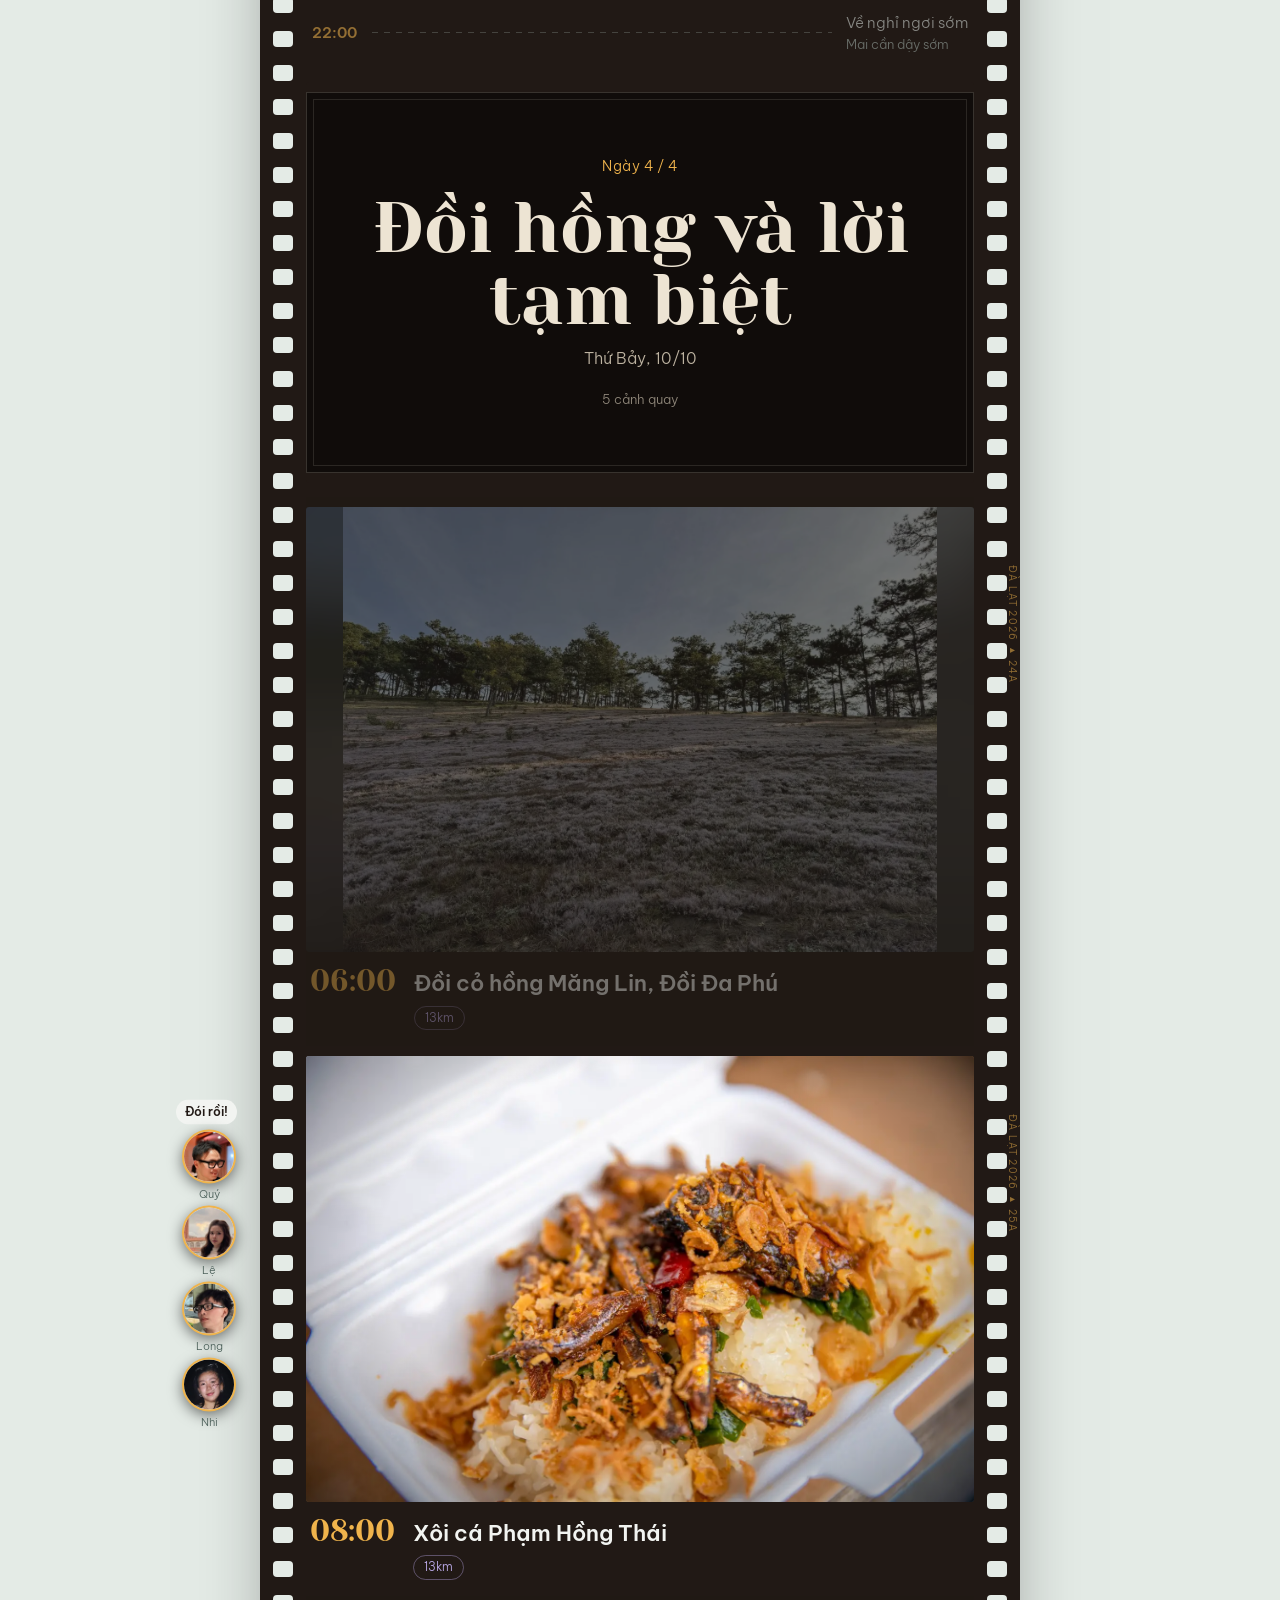
<file: da-lat-2026/index.html>
<!DOCTYPE html>
<html lang="vi">
<head>
<meta charset="utf-8">
<meta name="viewport" content="width=device-width, initial-scale=1, viewport-fit=cover">
<title>Đà Lạt — thước phim 4 ngày</title>
<link rel="preconnect" href="https://fonts.googleapis.com">
<link rel="preconnect" href="https://fonts.gstatic.com" crossorigin>
<link href="https://fonts.googleapis.com/css2?family=Yeseva+One&family=Be+Vietnam+Pro:ital,wght@0,300;0,400;0,600;1,300&display=swap&subset=vietnamese" rel="stylesheet">
<meta name="description" content="Lịch trình 4 ngày Đà Lạt 07–10/10/2026 của Quý, Lệ, Long, Nhi — kể lại như một thước phim.">
<meta property="og:title" content="Đà Lạt — thước phim 4 ngày">
<meta property="og:description" content="Săn mây, đồi chè, phố cũ và những đêm lạnh có lẩu.">
<meta property="og:image" content="images/d2a-caudat.webp">
<link rel="icon" href="data:image/svg+xml,<svg xmlns='http://www.w3.org/2000/svg' viewBox='0 0 100 100'><text y='.9em' font-size='90'>🎞️</text></svg>">
<link rel="stylesheet" href="style.css">
</head>
<body>
<div class="grain" aria-hidden="true"></div>

<audio id="music" loop preload="auto"></audio>

<header class="bar">
  <div class="bar-in">
    <div class="brand">Đà Lạt</div>
    <nav class="days" id="days" aria-label="Chọn ngày"></nav>
    <span class="tc" id="tc">00:00</span>
    <div class="controls">
    <button class="play" id="play" aria-pressed="false">
      <svg viewBox="0 0 14 14" aria-hidden="true"><path id="playIcon" d="M3 1.5v11l9-5.5z" fill="currentColor"/></svg>
      <span id="playLbl">Tự chiếu</span>
    </button>
    <button class="sound" id="sound" aria-pressed="false" aria-label="Bật/tắt nhạc"><span class="eq"><i></i><i></i><i></i></span></button>
    <button class="speed" id="speed" hidden aria-label="Đổi tốc độ chiếu">1×</button>
    </div>
  </div>
</header>

<section class="hero" id="top">
  <div class="hero-in">
    <h1>Đà Lạt</h1>
    <p class="sub">Bốn ngày săn mây, đồi chè, phố cũ và những đêm lạnh có lẩu.</p>
    <div class="dates">
      <div><b>07.10</b><span>Khởi chiếu</span></div>
      <div><b>10.10</b><span>Hạ màn</span></div>
    </div>
    <div class="cast" id="cast"></div>
    <div class="cue">Cuộn xuống để xem phim<i></i></div>
  </div>
</section>

<div class="reel-wrap">
  <div class="reel" id="reel">
    <div class="holes l"></div><div class="holes r"></div>
    <div class="troupe" id="troupe" aria-hidden="true"></div>
    <div id="frames"></div>
  </div>
</div>

<section class="end" id="end">
  <h2>Hết</h2>
  <p class="lede">Trả xe, đi Sài Gòn. Phần còn lại nằm trong máy ảnh.</p>
  <div class="credits" id="credits"><ol id="creditList"></ol></div>
  <button class="again" id="again">Chiếu lại từ đầu</button>
</section>


<script src="data.js"></script>
<script src="script.js"></script>
</body>
</html>
</file>
<file: style.css>
:root{
  --room:#E4EBE6; --room-2:#D3DDD7; --ink:#1B2725; --ink-soft:#4E625C;
  --bar:rgba(228,235,230,.97); --line:rgba(27,39,37,.14);
  --cell:#211915; --cell-edge:#2C221C; --hole:#E4EBE6;
  --amber:#F0B44C; --mist:#E7ECE8; --muted:#A3B2AC; --violet:#B9A8E6;
  --beam:rgba(240,180,76,.10);
  --serif:"Yeseva One", "Playfair Display", Georgia, "Times New Roman", serif;
  --sans:"Be Vietnam Pro", system-ui, -apple-system, "Segoe UI", Roboto, Arial, sans-serif;
  box-sizing:border-box;
  padding-top:env(safe-area-inset-top,0px);
  padding-bottom:env(safe-area-inset-bottom,0px);
}
@media (prefers-color-scheme: dark){
  :root:not([data-theme="light"]){
    --room:#0F1719; --room-2:#16211F; --ink:#E3EAE5; --ink-soft:#93A6A0;
    --bar:rgba(15,23,25,.96); --line:rgba(227,234,229,.12); --hole:#0F1719;
    --beam:rgba(240,180,76,.13);
  }
}
:root[data-theme="dark"]{
  --room:#0F1719; --room-2:#16211F; --ink:#E3EAE5; --ink-soft:#93A6A0;
  --bar:rgba(15,23,25,.96); --line:rgba(227,234,229,.12); --hole:#0F1719;
  --beam:rgba(240,180,76,.13);
}
*,*::before,*::after{box-sizing:inherit}
[hidden]{display:none!important}
html{height:100%;scroll-padding-top:calc(env(safe-area-inset-top,0px) + 72px);scroll-behavior:smooth}
body{margin:0;min-height:100%;background:var(--room);color:var(--ink);font-family:var(--sans);font-weight:300;line-height:1.55;-webkit-font-smoothing:antialiased}
img{max-width:100%;display:block}
button{font:inherit;color:inherit;cursor:pointer}
:focus-visible{outline:2px solid var(--amber);outline-offset:3px;border-radius:4px}

/* grain */
.grain{position:fixed;inset:0;pointer-events:none;z-index:60;opacity:.06;
  background-image:url("data:image/svg+xml,%3Csvg xmlns='http://www.w3.org/2000/svg' width='200' height='200'%3E%3Cfilter id='n'%3E%3CfeTurbulence type='fractalNoise' baseFrequency='.9' numOctaves='2' stitchTiles='stitch'/%3E%3C/filter%3E%3Crect width='100%25' height='100%25' filter='url(%23n)'/%3E%3C/svg%3E");
}
@keyframes grain{0%{transform:translate(0,0)}20%{transform:translate(-4%,3%)}40%{transform:translate(3%,-5%)}60%{transform:translate(-2%,6%)}80%{transform:translate(5%,-1%)}100%{transform:translate(0,0)}}


/* top bar */
.bar{position:sticky;top:env(safe-area-inset-top,0px);z-index:40;background:var(--bar);border-bottom:1px solid var(--line)}
.bar-in{max-width:980px;margin:0 auto;display:flex;align-items:center;gap:12px;padding:10px 16px}
.bar .brand{font-family:var(--serif);font-size:20px;white-space:nowrap}
.days{display:flex;gap:6px;overflow-x:auto;scrollbar-width:none;flex:1}
.days::-webkit-scrollbar{display:none}
.days a{flex:none;text-decoration:none;color:var(--ink-soft);font-size:13px;padding:6px 12px;border-radius:999px;border:1px solid var(--line);font-variant-numeric:tabular-nums;transition:background .25s,color .25s}
.days a.on{background:var(--ink);color:var(--room);border-color:var(--ink)}
.play{flex:none;display:flex;align-items:center;gap:8px;background:var(--amber);color:#211915;border:0;border-radius:999px;padding:7px 14px 7px 11px;font-weight:600;font-size:13px}
.play svg{width:14px;height:14px}
.speed{flex:none;background:rgba(240,180,76,.18);border:1px solid var(--amber);border-radius:999px;padding:6px 11px;font-size:13px;font-weight:600;color:var(--ink);font-variant-numeric:tabular-nums}
.sound{flex:none;width:34px;height:34px;display:grid;place-items:center;background:none;border:1px solid var(--line);border-radius:50%;color:var(--ink)}
.sound svg{width:16px;height:16px}
.sound .eq{display:flex;gap:2px;align-items:flex-end;height:14px}
.sound .eq i{width:3px;background:var(--amber);border-radius:1px;height:4px}
.sound.on .eq i{animation:eq .9s ease-in-out infinite alternate}
.sound.on .eq i:nth-child(2){animation-delay:.2s}.sound.on .eq i:nth-child(3){animation-delay:.45s}
@keyframes eq{to{height:14px}}
.sound.muted .eq i{animation:none;height:3px;background:var(--ink-soft)}
@media (prefers-reduced-motion:reduce){.sound.on .eq i{animation:none;height:10px}}
.tc{font-variant-numeric:tabular-nums;font-size:13px;color:var(--ink-soft);white-space:nowrap}
.controls{display:flex;align-items:center;gap:8px;flex:none}
.days a b{font-weight:400}
.days a small{font-size:inherit;margin-left:.35em}
.days a small::before{content:"· "}
@media (max-width:640px){
  .bar .brand,.tc{display:none}
  .bar-in{padding:8px 10px}
  .days{gap:6px}
  .days a{flex:1 1 0;min-width:0;display:flex;flex-direction:column;align-items:center;line-height:1.15;padding:6px 4px;border-radius:12px}
  .days a b{font-size:13px;font-weight:600}
  .days a small{font-size:11px;margin:0;opacity:.8}
  .days a small::before{content:none}
  /* playback controls float at the bottom, within thumb reach */
  .controls{position:fixed;left:50%;transform:translateX(-50%);width:max-content;max-width:calc(100vw - 20px);bottom:calc(14px + env(safe-area-inset-bottom,0px));z-index:45;
    background:var(--bar);border:1px solid var(--line);border-radius:999px;padding:6px;gap:6px;box-shadow:0 10px 30px -10px rgba(0,0,0,.45)}
  .play{padding:10px 18px 10px 14px;font-size:14px}
  .sound{width:42px;height:42px}
  .speed{padding:10px 14px}
  .end{padding-bottom:150px}
  .tools button,  .hero .cue{margin-top:32px}
}

/* hero */
.hero{min-height:calc(100svh - 60px);display:grid;place-items:center;text-align:center;padding:48px 20px 24px;position:relative;overflow:hidden}
.hero::before{content:"";position:absolute;left:50%;top:-20%;width:140%;height:120%;transform:translateX(-50%);
  background:radial-gradient(ellipse 40% 60% at 50% 0%, var(--beam), transparent 70%);pointer-events:none}
.hero h1{font-family:var(--serif);font-weight:400;font-size:clamp(84px,22vw,220px);line-height:.88;margin:0;letter-spacing:-.01em}
.hero .sub{font-size:clamp(17px,2.4vw,21px);max-width:34ch;margin:22px auto 0;color:var(--ink-soft)}
.hero .dates{margin-top:30px;display:inline-flex;gap:22px;font-variant-numeric:tabular-nums;font-size:15px}
.hero .dates b{display:block;font-family:var(--serif);font-weight:400;font-size:32px;color:var(--ink)}
.hero .dates span{color:var(--ink-soft)}
.hero .cue{margin-top:46px;font-size:14px;color:var(--ink-soft)}
.hero .cue i{display:block;width:1px;height:46px;margin:10px auto 0;background:linear-gradient(var(--ink-soft),transparent)}
.hero-in{opacity:0;transform:scale(.98);transition:opacity 1.2s ease .1s, transform 1.6s ease .1s}
body.rolling .hero-in{opacity:1;transform:none}

/* reel */
.reel-wrap{padding:30px 12px 0}
.reel{--sp:46px;position:relative;max-width:760px;margin:0 auto;background:var(--cell);padding:0 var(--sp);
  box-shadow:0 30px 80px -30px rgba(0,0,0,.55)}
.reel::before,.reel::after{content:"";position:absolute;top:0;bottom:0;width:var(--sp);
  background-image:url("data:image/svg+xml,%3Csvg xmlns='http://www.w3.org/2000/svg' width='46' height='34'%3E%3Crect x='13' y='8' width='20' height='16' rx='4' fill='%23000'/%3E%3C/svg%3E");
  -webkit-mask:none}
.reel::before{left:0}.reel::after{right:0}
.holes{position:absolute;top:0;bottom:0;width:var(--sp);pointer-events:none;
  background:radial-gradient(circle,transparent 0,transparent 0);}
.holes.l{left:0}.holes.r{right:0}
.holes::before{content:"";position:absolute;inset:0;background:var(--hole);
  -webkit-mask:url("data:image/svg+xml,%3Csvg xmlns='http://www.w3.org/2000/svg' width='46' height='34'%3E%3Crect x='13' y='8' width='20' height='16' rx='4'/%3E%3C/svg%3E") repeat-y top center/46px 34px;
  mask:url("data:image/svg+xml,%3Csvg xmlns='http://www.w3.org/2000/svg' width='46' height='34'%3E%3Crect x='13' y='8' width='20' height='16' rx='4'/%3E%3C/svg%3E") repeat-y top center/46px 34px}
.reel::before,.reel::after{display:none}
@media (max-width:560px){.reel{--sp:30px}
  .holes::before{-webkit-mask-size:30px 24px;mask-size:30px 24px;
  -webkit-mask-image:url("data:image/svg+xml,%3Csvg xmlns='http://www.w3.org/2000/svg' width='30' height='24'%3E%3Crect x='8' y='6' width='14' height='11' rx='3'/%3E%3C/svg%3E");
  mask-image:url("data:image/svg+xml,%3Csvg xmlns='http://www.w3.org/2000/svg' width='30' height='24'%3E%3Crect x='8' y='6' width='14' height='11' rx='3'/%3E%3C/svg%3E")}}

.cut{height:14px}
.edge{position:absolute;right:calc(-1 * var(--sp));width:var(--sp);top:10px;writing-mode:vertical-rl;font-size:10px;letter-spacing:.12em;color:rgba(240,180,76,.55);text-align:center;font-variant-numeric:tabular-nums;padding-top:48px;pointer-events:none}
@media (max-width:560px){.edge{display:none}}

.frame,.card{position:relative;margin:0;border-top:10px solid var(--cell);border-bottom:10px solid var(--cell);
}
.frame{color:var(--mist)}
.frame::before{content:"";position:absolute;inset:-10px 0;background:var(--cell);opacity:.6;z-index:3;pointer-events:none;transition:opacity .6s ease;will-change:opacity}
.frame.lit::before{opacity:0}
@media (prefers-reduced-motion:reduce){.frame::before{display:none}}

.shot{position:relative;aspect-ratio:3/2;background:#16110E;overflow:hidden;border-radius:3px}
.shot img.main{position:relative;width:100%;height:100%;object-fit:contain}
.shot img.bg{position:absolute;inset:-8%;width:116%;max-width:none;height:116%;object-fit:cover;}
/* travelling cast */
.cast{display:flex;justify-content:center;gap:18px;margin-top:34px}
.cast figure{margin:0;text-align:center;font-size:14px;color:var(--ink-soft)}
.cast img{width:64px;height:64px;border-radius:50%;object-fit:cover;border:2px solid var(--amber);margin:0 auto 6px;
  opacity:0;transform:translateY(14px);transition:opacity .6s ease, transform .6s ease}
body.rolling .cast img{opacity:1;transform:none}
body.rolling .cast figure:nth-child(1) img{transition-delay:.9s}
body.rolling .cast figure:nth-child(2) img{transition-delay:1.05s}
body.rolling .cast figure:nth-child(3) img{transition-delay:1.2s}
body.rolling .cast figure:nth-child(4) img{transition-delay:1.35s}
.troupe{position:absolute;inset:0;pointer-events:none;z-index:5;contain:layout style;opacity:0;transition:opacity .5s}
.troupe.on{opacity:1}
.mate{position:absolute;top:0;left:calc(var(--sp) + 10px);width:44px;will-change:transform;
  transform:translate3d(calc(var(--i) * 30px), var(--y,0px), 0);
  transition:transform 1s cubic-bezier(.55,0,.2,1) calc(var(--i) * 120ms)}
.mate img{width:44px;height:44px;border-radius:50%;object-fit:cover;border:2px solid var(--amber);box-shadow:0 4px 14px rgba(0,0,0,.5);background:#211915}
.mate span{display:none}
.troupe.walk .mate img{animation:hop .34s ease-in-out 4 alternate;animation-delay:calc(var(--i) * 120ms)}
@keyframes hop{to{transform:translateY(-7px) rotate(-4deg)}}
@media (prefers-reduced-motion:reduce){.mate{transition:none}.troupe.walk .mate img{animation:none}}
.bubble{position:absolute;top:0;left:calc(var(--sp) + 4px);transform:translate3d(0,var(--y,0px),0);will-change:transform;transition:opacity .4s, transform 1s cubic-bezier(.55,0,.2,1);background:#F2F4F1;color:#211915;font-size:12px;font-weight:600;padding:3px 9px;border-radius:999px;white-space:nowrap;opacity:0}
.bubble.show{opacity:1}
@media (min-width:960px){
  .mate{left:-78px;transform:translate3d(0, calc(var(--y,0px) + var(--i) * 76px), 0);width:54px}
  .mate img{width:54px;height:54px}
  .mate span{display:block;text-align:center;font-size:11px;color:var(--ink-soft);margin-top:2px}
  .bubble{left:-84px}
}
.frame.lit .shot::after{content:"";position:absolute;inset:0;pointer-events:none;
  background:radial-gradient(ellipse at 50% 45%, transparent 55%, rgba(0,0,0,.45));animation:flick 3.2s infinite}
@keyframes flick{0%,100%{opacity:1}47%{opacity:.86}49%{opacity:1}73%{opacity:.92}}
@media (prefers-reduced-motion:reduce){.frame.lit .shot::after{animation:none}}
.empty{position:absolute;inset:0;display:grid;place-items:center;text-align:center;padding:16px;
  background:
    repeating-linear-gradient(135deg, rgba(231,236,232,.035) 0 14px, transparent 14px 28px),
    radial-gradient(ellipse at 50% 120%, rgba(240,180,76,.12), transparent 60%);}
.empty .slate{font-family:var(--serif);font-size:clamp(26px,5vw,44px);line-height:1.1;color:rgba(231,236,232,.16);max-width:16ch}
.empty .hint{display:block;margin-top:10px;font-size:13px;color:rgba(231,236,232,.45)}

.cap{display:grid;grid-template-columns:auto 1fr;gap:4px 18px;padding:14px 4px 6px;align-items:baseline}
.cap .t{font-family:var(--serif);font-size:30px;line-height:1;color:var(--amber);font-variant-numeric:tabular-nums}
.cap h3{margin:0;font-family:var(--sans);font-weight:600;font-size:clamp(18px,2.6vw,22px);line-height:1.3;color:#F2F4F1}
.cap p{margin:4px 0 0;font-size:15px;color:var(--muted);max-width:56ch}
.cap .km{display:inline-block;margin-top:8px;font-size:12px;color:var(--violet);border:1px solid rgba(185,168,230,.4);border-radius:999px;padding:2px 10px}
.cap .meta{grid-column:2}
@media (max-width:560px){.cap{grid-template-columns:1fr}.cap .meta{grid-column:1}.cap .t{font-size:24px}}

/* transitions between scenes (no photo) */
.pass{display:flex;align-items:center;gap:14px;padding:14px 6px;color:var(--muted);font-size:15px;opacity:.55;transition:opacity .6s}
.pass.lit{opacity:1}
.pass .t{font-variant-numeric:tabular-nums;color:var(--amber);font-weight:600;min-width:46px}
.pass .dash{flex:1;height:1px;background:repeating-linear-gradient(90deg,rgba(163,178,172,.5) 0 6px,transparent 6px 12px)}
.pass .ttl{color:#D7DEDA}
.pass small{display:block;font-size:13px;color:var(--muted)}

/* intertitle */
.card{background:#100C0A;color:#EDE4D3;text-align:center;padding:64px 22px;border-radius:3px;
  box-shadow:inset 0 0 0 1px rgba(237,228,211,.18), inset 0 0 0 7px #100C0A, inset 0 0 0 8px rgba(237,228,211,.12)}
.card .no{font-size:14px;color:var(--amber);letter-spacing:.04em}
.card h2{font-family:var(--serif);font-weight:400;font-size:clamp(40px,8vw,72px);line-height:1;margin:14px 0 10px}
.card .wd{font-size:16px;color:#BDB3A1}
.card .stat{margin-top:18px;font-size:13px;color:#8F877A}

/* fork */
.fork{padding:18px 4px 6px;color:var(--mist)}
.fork .q{text-align:center;font-size:14px;color:var(--muted);margin-bottom:10px}
.tabs{display:grid;grid-template-columns:1fr 1fr;gap:8px}
.tabs button{background:transparent;border:1px solid rgba(231,236,232,.22);border-radius:10px;padding:10px 12px;text-align:left;color:var(--mist)}
.tabs button[aria-selected="true"]{border-color:var(--amber);background:rgba(240,180,76,.10)}
.tabs b{display:block;font-weight:600;font-size:15px}
.tabs span{font-size:13px;color:var(--muted)}

/* ending */
.end{padding:90px 20px 120px;text-align:center}
.end h2{font-family:var(--serif);font-weight:400;font-size:clamp(64px,16vw,150px);line-height:.9;margin:0}
.end .lede{color:var(--ink-soft);margin:16px auto 0;max-width:36ch}
.credits{margin:56px auto 0;max-width:520px;height:340px;overflow:hidden;position:relative;
  -webkit-mask:linear-gradient(transparent,#000 18%,#000 82%,transparent);mask:linear-gradient(transparent,#000 18%,#000 82%,transparent)}
.credits ol{list-style:none;margin:0;padding:0}
.credits.run ol{animation:roll var(--dur,40s) linear infinite}
@keyframes roll{from{transform:translateY(340px)}to{transform:translateY(-100%)}}
@media (prefers-reduced-motion:reduce){.credits{height:auto;-webkit-mask:none;mask:none}.credits.run ol{animation:none}}
.credits li{display:grid;grid-template-columns:1fr 1fr;gap:16px;padding:6px 0;font-size:15px}
.credits li span:first-child{text-align:right;color:var(--ink-soft);font-variant-numeric:tabular-nums}
.credits li span:last-child{text-align:left}
.credits .head{display:block;text-align:center;font-family:var(--serif);font-size:22px;padding:22px 0 8px;grid-template-columns:none}
.again{margin-top:40px;background:none;border:1px solid var(--line);border-radius:999px;padding:9px 18px;font-size:14px}

/* ===================== TAB CHI PHÍ ===================== */
:root{ --neg:#B8432F; --card:#EEF2EF; --plan-a:rgba(233,169,58,.38); }
@media (prefers-color-scheme: dark){ :root:not([data-theme="light"]){ --neg:#FF8C78; --card:#17221F; --plan-a:rgba(240,180,76,.32); } }
:root[data-theme="dark"]{ --neg:#FF8C78; --card:#17221F; --plan-a:rgba(240,180,76,.32); }

.views{flex:none;display:flex;background:var(--room-2);border-radius:999px;padding:3px}
.views button{background:none;border:0;border-radius:999px;padding:6px 14px;font-size:13px;font-weight:600;color:var(--ink-soft)}
.views button[aria-selected="true"]{background:var(--ink);color:var(--room)}
body.view-cost .hero, body.view-cost .reel-wrap, body.view-cost .end,
body.view-cost .days, body.view-cost .controls, body.view-cost .tc{display:none !important}
@media (max-width:640px){
  .bar-in{flex-wrap:wrap;row-gap:8px}
  .views{width:100%}
  .views button{flex:1;padding:8px 10px;font-size:14px}
  .days{flex-basis:100%}
}

.cost{min-height:calc(100svh - 60px)}
.cost-in{max-width:980px;margin:0 auto;padding:28px 16px 140px}
.cost-head{display:flex;flex-wrap:wrap;align-items:flex-end;justify-content:space-between;gap:12px 20px}
.cost-head h2{font-family:var(--serif);font-weight:400;font-size:clamp(36px,6vw,56px);line-height:1;margin:4px 0 0}
.eyebrow{margin:0;font-size:13px;color:var(--ink-soft)}
.cost-actions{display:flex;align-items:center;gap:12px}
.sync{font-size:12px;color:var(--ink-soft)}
.sync::before{content:"";display:inline-block;width:7px;height:7px;border-radius:50%;background:#6DB58A;margin-right:6px;vertical-align:1px}
.sync[data-s="saving"]::before{background:var(--amber)}
.sync[data-s="err"]::before{background:var(--neg)}
.notice{margin:18px 0 0;padding:12px 14px;border-radius:10px;background:var(--card);border:1px dashed var(--line);font-size:14px;color:var(--ink-soft)}
.notice code{font-size:13px}

.btn{border:1px solid var(--line);background:var(--card);color:var(--ink);border-radius:999px;padding:8px 16px;font-size:14px;font-weight:600}
.btn.primary{background:var(--amber);border-color:var(--amber);color:#211915}
.btn.ghost{background:transparent}
.btn.danger{background:transparent;color:var(--neg);border-color:currentColor}
.btn.small{padding:5px 11px;font-size:12px}

.sec{font-family:var(--serif);font-weight:400;font-size:24px;margin:40px 0 14px}
.sec-row{display:flex;align-items:baseline;justify-content:space-between;gap:12px}
.sub{color:var(--ink-soft);font-size:14px;margin:0}
.neg{color:var(--neg) !important}
.s-done{background:var(--amber)}
.s-plan{background:repeating-linear-gradient(135deg,var(--plan-a) 0 6px,transparent 6px 10px)}

/* tổng quỹ: tấm vé phim */
.fund{margin-top:22px;background:#211915;color:#EDE4D3;border-radius:16px;padding:24px 22px 20px;position:relative;
  box-shadow:inset 0 0 0 1px rgba(237,228,211,.12)}
.fund .eyebrow{color:#BDB3A1}
.fund .big{font-family:var(--serif);font-size:clamp(44px,9vw,76px);line-height:1;margin:6px 0 4px;color:#F7EFDF;font-variant-numeric:tabular-nums}
.fund .big.neg{color:#FF8C78 !important}
.fund .of{margin:0;color:#BDB3A1;font-size:14px}
.stack{display:flex;height:14px;border-radius:999px;background:rgba(237,228,211,.12);overflow:hidden;margin:20px 0 14px}
.stack span{height:100%;transition:width .6s ease}
.fund .s-plan{background:repeating-linear-gradient(135deg,rgba(240,180,76,.55) 0 6px,transparent 6px 10px)}
.fund-legend{display:grid;grid-template-columns:repeat(3,1fr);gap:10px}
.fund-legend div{display:grid;grid-template-columns:auto 1fr;column-gap:8px;align-items:center;font-size:13px;color:#BDB3A1}
.fund-legend i{width:10px;height:10px;border-radius:3px;grid-row:span 2}
.fund-legend b{grid-column:2;font-size:16px;color:#F7EFDF;font-variant-numeric:tabular-nums}
.fund-legend b.neg{color:#FF8C78 !important}
.k-done{background:var(--amber)}.k-plan{background:repeating-linear-gradient(135deg,rgba(240,180,76,.7) 0 3px,transparent 3px 5px)}.k-free{background:rgba(237,228,211,.25)}
.warn{margin:14px 0 0;font-size:13px;color:#FF8C78}
.setall{margin-top:16px;padding-top:16px;border-top:1px dashed rgba(237,228,211,.2);display:flex;flex-wrap:wrap;align-items:center;gap:8px;font-size:14px}
.setall input{width:120px}
.fund .btn{background:transparent;color:#EDE4D3;border-color:rgba(237,228,211,.35)}
@media (max-width:640px){.fund-legend{grid-template-columns:1fr}.fund-legend div{grid-template-columns:auto 1fr auto}.fund-legend i{grid-row:auto}.fund-legend b{grid-column:auto}}

/* mỗi người */
.people{display:grid;grid-template-columns:repeat(4,1fr);gap:12px}
@media (max-width:860px){.people{grid-template-columns:repeat(2,1fr)}}
@media (max-width:420px){.people{gap:8px}}
.pcard{background:var(--card);border:1px solid var(--line);border-radius:14px;padding:14px}
.pcard header{display:flex;align-items:center;gap:10px}
.pcard h4{margin:0;font-size:16px;font-weight:600}
.pcard header p{margin:0;font-size:13px;font-weight:600;color:var(--ink)}
.av{border-radius:50%;object-fit:cover;border:2px solid var(--amber);flex:none;background:#211915}
.av.lg{width:44px;height:44px}.av.sm{width:26px;height:26px}.av.xs{width:18px;height:18px;border-width:1px;margin-right:-5px}
.pbar{display:flex;height:6px;border-radius:999px;background:var(--room-2);overflow:hidden;margin:12px 0 10px}
.pbar span{height:100%}
.pcard dl{margin:0;display:grid;gap:5px;font-size:13px}
.pcard dl div{display:flex;justify-content:space-between;gap:8px;align-items:center}
.pcard dt{color:var(--ink-soft)}
.pcard dd{margin:0;font-variant-numeric:tabular-nums;text-align:right}
.pcard .muted dd{color:var(--ink-soft)}
.pcard .tot{border-top:1px solid var(--line);padding-top:6px;margin-top:2px}
.pcard .tot dd{font-weight:600}
.pcard input.contrib{width:100%;max-width:120px;text-align:right;padding:4px 8px}
@media (max-width:420px){.pcard{padding:12px}.pcard dl{font-size:12px}.av.lg{width:36px;height:36px}}

/* bảng ngày × người */
.matrix-wrap{overflow-x:auto;border:1px solid var(--line);border-radius:14px;background:var(--card)}
.matrix{width:100%;border-collapse:collapse;font-variant-numeric:tabular-nums;font-size:14px;min-width:520px}
.matrix th,.matrix td{padding:10px 12px;text-align:right;border-bottom:1px solid var(--line);vertical-align:top}
.matrix thead th{font-weight:600;font-size:13px}
.matrix thead th .av{display:block;margin:0 0 4px auto}
.matrix tbody th,.matrix tfoot th{text-align:left;font-weight:600}
.matrix th small,.matrix td small{display:block;font-weight:400;font-size:11px;color:var(--ink-soft)}
.matrix td b{font-weight:600}
.matrix .zero{color:var(--ink-soft);opacity:.5}
.matrix .grp{background:rgba(240,180,76,.10)}
.matrix tfoot th,.matrix tfoot td{border-bottom:0;border-top:2px solid var(--line)}
.matrix tfoot b{font-size:15px}

/* bộ lọc + danh sách */
.filters{display:flex;flex-wrap:wrap;gap:8px 16px;margin-bottom:14px}
.fchips{display:flex;gap:6px;overflow-x:auto;scrollbar-width:none}
.fchips::-webkit-scrollbar{display:none}
.fchips button{flex:none;background:none;border:1px solid var(--line);border-radius:999px;padding:6px 12px;font-size:13px;color:var(--ink-soft)}
.fchips button[aria-pressed="true"]{background:var(--ink);border-color:var(--ink);color:var(--room)}
.lday{margin-bottom:18px}
.lday header{display:flex;flex-wrap:wrap;justify-content:space-between;align-items:baseline;gap:4px 12px;padding:0 2px 8px;border-bottom:1px solid var(--line)}
.lday h4{margin:0;font-size:15px;font-weight:600}
.lday header p{margin:0;font-size:13px;color:var(--ink-soft)}
.lday header b{color:var(--ink);font-variant-numeric:tabular-nums}
.lday ul{list-style:none;margin:0;padding:0}
.item{display:grid;grid-template-columns:14px 1fr auto;gap:4px 12px;padding:12px 2px;border-bottom:1px solid var(--line);align-items:start}
.item .dot{width:10px;height:10px;border-radius:50%;background:var(--cat);margin-top:6px}
.item.plan .dot{background:transparent;box-shadow:inset 0 0 0 2px var(--cat)}
.item .ttl{margin:0;font-weight:600;font-size:15px}
.item.plan .ttl{color:var(--ink-soft)}
.tag{display:inline-block;font-size:11px;font-weight:600;padding:1px 7px;border-radius:999px;border:1px solid var(--line);color:var(--ink-soft);vertical-align:2px}
.tag.own{border-color:var(--amber);color:var(--ink)}
.item .meta{margin:4px 0 0;display:flex;flex-wrap:wrap;align-items:center;gap:4px 10px;font-size:12px;color:var(--ink-soft)}
.item .cat{color:var(--ink)}
.item .cat::before{content:"";display:inline-block;width:8px;height:8px;border-radius:2px;background:var(--cat);margin-right:5px}
.item .who{display:inline-flex;padding-right:5px}
.item .note{margin:4px 0 0;font-size:13px;color:var(--ink-soft)}
.item .amt{text-align:right;font-variant-numeric:tabular-nums}
.item .amt b{font-size:15px}
.item.plan .amt b{color:var(--ink-soft);font-weight:600}
.item .amt small{display:block;font-size:12px;color:var(--ink-soft)}
.row-act{grid-column:2 / -1;display:flex;gap:6px;justify-content:flex-end}
.empty-ledger{padding:30px 16px;text-align:center;border:1px dashed var(--line);border-radius:14px}
.empty-ledger p{margin:0}

/* hạng mục */
.cats{display:grid;gap:10px}
.crow{display:grid;grid-template-columns:90px 1fr auto;gap:12px;align-items:center;font-size:14px}
.cbar{display:flex;height:12px;border-radius:999px;background:var(--room-2);overflow:hidden}
.cbar .s-done{background:var(--cat)}
.cbar .s-plan{background:repeating-linear-gradient(135deg,var(--cat) 0 4px,transparent 4px 8px);opacity:.6}
.cval{text-align:right;font-variant-numeric:tabular-nums;min-width:100px}
.cval small{margin-left:6px;color:var(--ink-soft)}

/* chế độ xem / sửa */
.edit-only{display:none !important}
body.cost-editing .edit-only{display:flex !important}
body.cost-editing input.edit-only{display:inline-block !important}
body.cost-editing .view-only{display:none}

.fab{position:fixed;right:max(16px, calc(50vw - 474px));bottom:calc(18px + env(safe-area-inset-bottom,0px));z-index:45;
  background:var(--amber);color:#211915;border:0;border-radius:999px;padding:14px 22px;font-size:15px;font-weight:600;box-shadow:0 12px 30px -10px rgba(0,0,0,.5)}
@media (max-width:640px){.fab{left:16px;right:16px}}

.cost input,.sheet input{font:inherit;color:var(--ink);background:var(--room);border:1px solid var(--line);border-radius:10px;padding:10px 12px;width:100%}
.fund input{background:rgba(237,228,211,.08);color:#F7EFDF;border-color:rgba(237,228,211,.3);padding:6px 10px}

/* biểu mẫu */
.sheet{border:0;padding:0;border-radius:18px;width:min(560px,calc(100vw - 24px));max-height:calc(100svh - 24px);background:var(--room);color:var(--ink);box-shadow:0 30px 80px -20px rgba(0,0,0,.6)}
.sheet::backdrop{background:rgba(8,12,12,.55)}
.sheet-in{padding:18px 18px 16px;display:grid;gap:14px}
@media (max-width:640px){
  .sheet{width:100vw;max-width:100vw;margin:auto 0 0;border-radius:18px 18px 0 0;max-height:92svh}
  .sheet-in{padding-bottom:calc(16px + env(safe-area-inset-bottom,0px))}
}
.sheet-head{display:flex;justify-content:space-between;align-items:center}
.sheet-head h3{margin:0;font-family:var(--serif);font-weight:400;font-size:24px}
.x{background:none;border:0;font-size:28px;line-height:1;color:var(--ink-soft);width:40px;height:40px}
.fld{display:grid;gap:7px}
.lbl{font-size:13px;font-weight:600;color:var(--ink-soft)}
.hint{margin:0;font-size:12px;color:var(--ink-soft)}
.seg{display:flex;gap:6px}
.seg.wrap{flex-wrap:wrap}
.seg button,.chips button,.sugs button{background:var(--card);border:1px solid var(--line);border-radius:999px;padding:8px 12px;font-size:13px;color:var(--ink)}
.seg button[aria-pressed="true"]{background:var(--ink);border-color:var(--ink);color:var(--room)}
.chips{display:flex;flex-wrap:wrap;gap:6px}
.chips button i{display:inline-block;width:9px;height:9px;border-radius:2px;background:var(--cat);margin-right:6px}
.chips button[aria-pressed="true"]{border-color:var(--cat);box-shadow:inset 0 0 0 1px var(--cat);font-weight:600}
.sugs{display:flex;gap:6px;overflow-x:auto;scrollbar-width:none;padding-bottom:2px}
.sugs::-webkit-scrollbar{display:none}
.sugs button{flex:none;background:transparent;border-style:dashed;font-size:12px;padding:6px 10px;color:var(--ink-soft)}
.amtrow{display:flex;gap:8px}
.amtrow input{flex:1;min-width:0;font-size:18px;font-variant-numeric:tabular-nums}
.amtrow .seg button{padding:8px 10px;white-space:nowrap}
.who{display:flex;flex-wrap:wrap;gap:6px}
.who button{display:flex;align-items:center;gap:6px;background:var(--card);border:1px solid var(--line);border-radius:999px;padding:4px 12px 4px 4px;font-size:13px;color:var(--ink);opacity:.55}
.who button .av{width:26px;height:26px;border-width:1px;filter:grayscale(1)}
.who button[aria-pressed="true"]{opacity:1;border-color:var(--amber);font-weight:600}
.who button[aria-pressed="true"] .av{filter:none}
.who .allbtn{opacity:1;padding:4px 12px;background:transparent;border-style:dashed}
.preview{margin:0;min-height:20px;font-size:14px;color:var(--ink)}
.preview.bad{color:var(--neg)}
.sheet-foot{display:flex;gap:8px;align-items:center}
.grow{flex:1}

.toast{position:fixed;left:50%;bottom:calc(84px + env(safe-area-inset-bottom,0px));transform:translateX(-50%);background:var(--ink);color:var(--room);padding:9px 16px;border-radius:999px;font-size:14px;z-index:90;opacity:0;transition:opacity .3s;pointer-events:none;max-width:calc(100vw - 32px);text-align:center}
.toast.show{opacity:1}
.matrix th{white-space:nowrap}
@media (max-width:640px){
  .matrix{font-size:13px;min-width:460px}
  .matrix th,.matrix td{padding:9px 8px}
  .pcard dl div{flex-wrap:wrap;column-gap:6px}
  .pcard input.contrib{max-width:104px;padding:4px 6px;font-size:13px}
}
</file>
<file: da-lat-2026/style.css>
:root{
  --room:#E4EBE6; --room-2:#D3DDD7; --ink:#1B2725; --ink-soft:#4E625C;
  --bar:rgba(228,235,230,.97); --line:rgba(27,39,37,.14);
  --cell:#211915; --cell-edge:#2C221C; --hole:#E4EBE6;
  --amber:#F0B44C; --mist:#E7ECE8; --muted:#A3B2AC; --violet:#B9A8E6;
  --beam:rgba(240,180,76,.10);
  --serif:"Yeseva One", "Playfair Display", Georgia, "Times New Roman", serif;
  --sans:"Be Vietnam Pro", system-ui, -apple-system, "Segoe UI", Roboto, Arial, sans-serif;
  box-sizing:border-box;
  padding-top:env(safe-area-inset-top,0px);
  padding-bottom:env(safe-area-inset-bottom,0px);
}
@media (prefers-color-scheme: dark){
  :root:not([data-theme="light"]){
    --room:#0F1719; --room-2:#16211F; --ink:#E3EAE5; --ink-soft:#93A6A0;
    --bar:rgba(15,23,25,.96); --line:rgba(227,234,229,.12); --hole:#0F1719;
    --beam:rgba(240,180,76,.13);
  }
}
:root[data-theme="dark"]{
  --room:#0F1719; --room-2:#16211F; --ink:#E3EAE5; --ink-soft:#93A6A0;
  --bar:rgba(15,23,25,.96); --line:rgba(227,234,229,.12); --hole:#0F1719;
  --beam:rgba(240,180,76,.13);
}
*,*::before,*::after{box-sizing:inherit}
[hidden]{display:none!important}
html{height:100%;scroll-padding-top:calc(env(safe-area-inset-top,0px) + 72px);scroll-behavior:smooth}
body{margin:0;min-height:100%;background:var(--room);color:var(--ink);font-family:var(--sans);font-weight:300;line-height:1.55;-webkit-font-smoothing:antialiased}
img{max-width:100%;display:block}
button{font:inherit;color:inherit;cursor:pointer}
:focus-visible{outline:2px solid var(--amber);outline-offset:3px;border-radius:4px}

/* grain */
.grain{position:fixed;inset:0;pointer-events:none;z-index:60;opacity:.06;
  background-image:url("data:image/svg+xml,%3Csvg xmlns='http://www.w3.org/2000/svg' width='200' height='200'%3E%3Cfilter id='n'%3E%3CfeTurbulence type='fractalNoise' baseFrequency='.9' numOctaves='2' stitchTiles='stitch'/%3E%3C/filter%3E%3Crect width='100%25' height='100%25' filter='url(%23n)'/%3E%3C/svg%3E");
}
@keyframes grain{0%{transform:translate(0,0)}20%{transform:translate(-4%,3%)}40%{transform:translate(3%,-5%)}60%{transform:translate(-2%,6%)}80%{transform:translate(5%,-1%)}100%{transform:translate(0,0)}}


/* top bar */
.bar{position:sticky;top:env(safe-area-inset-top,0px);z-index:40;background:var(--bar);border-bottom:1px solid var(--line)}
.bar-in{max-width:980px;margin:0 auto;display:flex;align-items:center;gap:12px;padding:10px 16px}
.bar .brand{font-family:var(--serif);font-size:20px;white-space:nowrap}
.days{display:flex;gap:6px;overflow-x:auto;scrollbar-width:none;flex:1}
.days::-webkit-scrollbar{display:none}
.days a{flex:none;text-decoration:none;color:var(--ink-soft);font-size:13px;padding:6px 12px;border-radius:999px;border:1px solid var(--line);font-variant-numeric:tabular-nums;transition:background .25s,color .25s}
.days a.on{background:var(--ink);color:var(--room);border-color:var(--ink)}
.play{flex:none;display:flex;align-items:center;gap:8px;background:var(--amber);color:#211915;border:0;border-radius:999px;padding:7px 14px 7px 11px;font-weight:600;font-size:13px}
.play svg{width:14px;height:14px}
.speed{flex:none;background:none;border:1px solid var(--line);border-radius:999px;padding:6px 11px;font-size:13px;font-weight:600;color:var(--ink);font-variant-numeric:tabular-nums}
.sound{flex:none;width:34px;height:34px;display:grid;place-items:center;background:none;border:1px solid var(--line);border-radius:50%;color:var(--ink)}
.sound svg{width:16px;height:16px}
.sound .eq{display:flex;gap:2px;align-items:flex-end;height:14px}
.sound .eq i{width:3px;background:var(--amber);border-radius:1px;height:4px}
.sound.on .eq i{animation:eq .9s ease-in-out infinite alternate}
.sound.on .eq i:nth-child(2){animation-delay:.2s}.sound.on .eq i:nth-child(3){animation-delay:.45s}
@keyframes eq{to{height:14px}}
.sound.muted .eq i{animation:none;height:3px;background:var(--ink-soft)}
@media (prefers-reduced-motion:reduce){.sound.on .eq i{animation:none;height:10px}}
.tc{font-variant-numeric:tabular-nums;font-size:13px;color:var(--ink-soft);white-space:nowrap}
.controls{display:flex;align-items:center;gap:8px;flex:none}
.days a b{font-weight:400}
.days a small{font-size:inherit;margin-left:.35em}
.days a small::before{content:"· "}
@media (max-width:640px){
  .bar .brand,.tc{display:none}
  .bar-in{padding:8px 10px}
  .days{gap:6px}
  .days a{flex:1 1 0;min-width:0;display:flex;flex-direction:column;align-items:center;line-height:1.15;padding:6px 4px;border-radius:12px}
  .days a b{font-size:13px;font-weight:600}
  .days a small{font-size:11px;margin:0;opacity:.8}
  .days a small::before{content:none}
  /* playback controls float at the bottom, within thumb reach */
  .controls{position:fixed;left:50%;transform:translateX(-50%);bottom:calc(14px + env(safe-area-inset-bottom,0px));z-index:45;
    background:var(--bar);border:1px solid var(--line);border-radius:999px;padding:6px;gap:6px;box-shadow:0 10px 30px -10px rgba(0,0,0,.45)}
  .play{padding:10px 18px 10px 14px;font-size:14px}
  .sound{width:42px;height:42px}
  .speed{padding:10px 14px}
  .end{padding-bottom:150px}
  .tools button,  .hero .cue{margin-top:32px}
}

/* hero */
.hero{min-height:calc(100svh - 60px);display:grid;place-items:center;text-align:center;padding:48px 20px 24px;position:relative;overflow:hidden}
.hero::before{content:"";position:absolute;left:50%;top:-20%;width:140%;height:120%;transform:translateX(-50%);
  background:radial-gradient(ellipse 40% 60% at 50% 0%, var(--beam), transparent 70%);pointer-events:none}
.hero h1{font-family:var(--serif);font-weight:400;font-size:clamp(84px,22vw,220px);line-height:.88;margin:0;letter-spacing:-.01em}
.hero .sub{font-size:clamp(17px,2.4vw,21px);max-width:34ch;margin:22px auto 0;color:var(--ink-soft)}
.hero .dates{margin-top:30px;display:inline-flex;gap:22px;font-variant-numeric:tabular-nums;font-size:15px}
.hero .dates b{display:block;font-family:var(--serif);font-weight:400;font-size:32px;color:var(--ink)}
.hero .dates span{color:var(--ink-soft)}
.hero .cue{margin-top:46px;font-size:14px;color:var(--ink-soft)}
.hero .cue i{display:block;width:1px;height:46px;margin:10px auto 0;background:linear-gradient(var(--ink-soft),transparent)}
.hero-in{opacity:0;transform:scale(.98);transition:opacity 1.2s ease .1s, transform 1.6s ease .1s}
body.rolling .hero-in{opacity:1;transform:none}

/* reel */
.reel-wrap{padding:30px 12px 0}
.reel{--sp:46px;position:relative;max-width:760px;margin:0 auto;background:var(--cell);padding:0 var(--sp);
  box-shadow:0 30px 80px -30px rgba(0,0,0,.55)}
.reel::before,.reel::after{content:"";position:absolute;top:0;bottom:0;width:var(--sp);
  background-image:url("data:image/svg+xml,%3Csvg xmlns='http://www.w3.org/2000/svg' width='46' height='34'%3E%3Crect x='13' y='8' width='20' height='16' rx='4' fill='%23000'/%3E%3C/svg%3E");
  -webkit-mask:none}
.reel::before{left:0}.reel::after{right:0}
.holes{position:absolute;top:0;bottom:0;width:var(--sp);pointer-events:none;
  background:radial-gradient(circle,transparent 0,transparent 0);}
.holes.l{left:0}.holes.r{right:0}
.holes::before{content:"";position:absolute;inset:0;background:var(--hole);
  -webkit-mask:url("data:image/svg+xml,%3Csvg xmlns='http://www.w3.org/2000/svg' width='46' height='34'%3E%3Crect x='13' y='8' width='20' height='16' rx='4'/%3E%3C/svg%3E") repeat-y top center/46px 34px;
  mask:url("data:image/svg+xml,%3Csvg xmlns='http://www.w3.org/2000/svg' width='46' height='34'%3E%3Crect x='13' y='8' width='20' height='16' rx='4'/%3E%3C/svg%3E") repeat-y top center/46px 34px}
.reel::before,.reel::after{display:none}
@media (max-width:560px){.reel{--sp:30px}
  .holes::before{-webkit-mask-size:30px 24px;mask-size:30px 24px;
  -webkit-mask-image:url("data:image/svg+xml,%3Csvg xmlns='http://www.w3.org/2000/svg' width='30' height='24'%3E%3Crect x='8' y='6' width='14' height='11' rx='3'/%3E%3C/svg%3E");
  mask-image:url("data:image/svg+xml,%3Csvg xmlns='http://www.w3.org/2000/svg' width='30' height='24'%3E%3Crect x='8' y='6' width='14' height='11' rx='3'/%3E%3C/svg%3E")}}

.cut{height:14px}
.edge{position:absolute;right:calc(-1 * var(--sp));width:var(--sp);top:10px;writing-mode:vertical-rl;font-size:10px;letter-spacing:.12em;color:rgba(240,180,76,.55);text-align:center;font-variant-numeric:tabular-nums;padding-top:48px;pointer-events:none}
@media (max-width:560px){.edge{display:none}}

.frame,.card{position:relative;margin:0;border-top:10px solid var(--cell);border-bottom:10px solid var(--cell);
}
.frame{color:var(--mist)}
.frame::before{content:"";position:absolute;inset:-10px 0;background:var(--cell);opacity:.6;z-index:3;pointer-events:none;transition:opacity .6s ease;will-change:opacity}
.frame.lit::before{opacity:0}
@media (prefers-reduced-motion:reduce){.frame::before{display:none}}

.shot{position:relative;aspect-ratio:3/2;background:#16110E;overflow:hidden;border-radius:3px}
.shot img.main{position:relative;width:100%;height:100%;object-fit:contain}
.shot img.bg{position:absolute;inset:-8%;width:116%;max-width:none;height:116%;object-fit:cover;}
/* travelling cast */
.cast{display:flex;justify-content:center;gap:18px;margin-top:34px}
.cast figure{margin:0;text-align:center;font-size:14px;color:var(--ink-soft)}
.cast img{width:64px;height:64px;border-radius:50%;object-fit:cover;border:2px solid var(--amber);margin:0 auto 6px;
  opacity:0;transform:translateY(14px);transition:opacity .6s ease, transform .6s ease}
body.rolling .cast img{opacity:1;transform:none}
body.rolling .cast figure:nth-child(1) img{transition-delay:.9s}
body.rolling .cast figure:nth-child(2) img{transition-delay:1.05s}
body.rolling .cast figure:nth-child(3) img{transition-delay:1.2s}
body.rolling .cast figure:nth-child(4) img{transition-delay:1.35s}
.troupe{position:absolute;inset:0;pointer-events:none;z-index:5;contain:layout style;opacity:0;transition:opacity .5s}
.troupe.on{opacity:1}
.mate{position:absolute;top:0;left:calc(var(--sp) + 10px);width:44px;will-change:transform;
  transform:translate3d(calc(var(--i) * 30px), var(--y,0px), 0);
  transition:transform 1s cubic-bezier(.55,0,.2,1) calc(var(--i) * 120ms)}
.mate img{width:44px;height:44px;border-radius:50%;object-fit:cover;border:2px solid var(--amber);box-shadow:0 4px 14px rgba(0,0,0,.5);background:#211915}
.mate span{display:none}
.troupe.walk .mate img{animation:hop .34s ease-in-out 4 alternate;animation-delay:calc(var(--i) * 120ms)}
@keyframes hop{to{transform:translateY(-7px) rotate(-4deg)}}
@media (prefers-reduced-motion:reduce){.mate{transition:none}.troupe.walk .mate img{animation:none}}
.bubble{position:absolute;top:0;left:calc(var(--sp) + 4px);transform:translate3d(0,var(--y,0px),0);will-change:transform;transition:opacity .4s, transform 1s cubic-bezier(.55,0,.2,1);background:#F2F4F1;color:#211915;font-size:12px;font-weight:600;padding:3px 9px;border-radius:999px;white-space:nowrap;opacity:0}
.bubble.show{opacity:1}
@media (min-width:960px){
  .mate{left:-78px;transform:translate3d(0, calc(var(--y,0px) + var(--i) * 76px), 0);width:54px}
  .mate img{width:54px;height:54px}
  .mate span{display:block;text-align:center;font-size:11px;color:var(--ink-soft);margin-top:2px}
  .bubble{left:-84px}
}
.frame.lit .shot::after{content:"";position:absolute;inset:0;pointer-events:none;
  background:radial-gradient(ellipse at 50% 45%, transparent 55%, rgba(0,0,0,.45));animation:flick 3.2s infinite}
@keyframes flick{0%,100%{opacity:1}47%{opacity:.86}49%{opacity:1}73%{opacity:.92}}
@media (prefers-reduced-motion:reduce){.frame.lit .shot::after{animation:none}}
.empty{position:absolute;inset:0;display:grid;place-items:center;text-align:center;padding:16px;
  background:
    repeating-linear-gradient(135deg, rgba(231,236,232,.035) 0 14px, transparent 14px 28px),
    radial-gradient(ellipse at 50% 120%, rgba(240,180,76,.12), transparent 60%);}
.empty .slate{font-family:var(--serif);font-size:clamp(26px,5vw,44px);line-height:1.1;color:rgba(231,236,232,.16);max-width:16ch}
.empty .hint{display:block;margin-top:10px;font-size:13px;color:rgba(231,236,232,.45)}

.cap{display:grid;grid-template-columns:auto 1fr;gap:4px 18px;padding:14px 4px 6px;align-items:baseline}
.cap .t{font-family:var(--serif);font-size:30px;line-height:1;color:var(--amber);font-variant-numeric:tabular-nums}
.cap h3{margin:0;font-family:var(--sans);font-weight:600;font-size:clamp(18px,2.6vw,22px);line-height:1.3;color:#F2F4F1}
.cap p{margin:4px 0 0;font-size:15px;color:var(--muted);max-width:56ch}
.cap .km{display:inline-block;margin-top:8px;font-size:12px;color:var(--violet);border:1px solid rgba(185,168,230,.4);border-radius:999px;padding:2px 10px}
.cap .meta{grid-column:2}
@media (max-width:560px){.cap{grid-template-columns:1fr}.cap .meta{grid-column:1}.cap .t{font-size:24px}}

/* transitions between scenes (no photo) */
.pass{display:flex;align-items:center;gap:14px;padding:14px 6px;color:var(--muted);font-size:15px;opacity:.55;transition:opacity .6s}
.pass.lit{opacity:1}
.pass .t{font-variant-numeric:tabular-nums;color:var(--amber);font-weight:600;min-width:46px}
.pass .dash{flex:1;height:1px;background:repeating-linear-gradient(90deg,rgba(163,178,172,.5) 0 6px,transparent 6px 12px)}
.pass .ttl{color:#D7DEDA}
.pass small{display:block;font-size:13px;color:var(--muted)}

/* intertitle */
.card{background:#100C0A;color:#EDE4D3;text-align:center;padding:64px 22px;border-radius:3px;
  box-shadow:inset 0 0 0 1px rgba(237,228,211,.18), inset 0 0 0 7px #100C0A, inset 0 0 0 8px rgba(237,228,211,.12)}
.card .no{font-size:14px;color:var(--amber);letter-spacing:.04em}
.card h2{font-family:var(--serif);font-weight:400;font-size:clamp(40px,8vw,72px);line-height:1;margin:14px 0 10px}
.card .wd{font-size:16px;color:#BDB3A1}
.card .stat{margin-top:18px;font-size:13px;color:#8F877A}

/* fork */
.fork{padding:18px 4px 6px;color:var(--mist)}
.fork .q{text-align:center;font-size:14px;color:var(--muted);margin-bottom:10px}
.tabs{display:grid;grid-template-columns:1fr 1fr;gap:8px}
.tabs button{background:transparent;border:1px solid rgba(231,236,232,.22);border-radius:10px;padding:10px 12px;text-align:left;color:var(--mist)}
.tabs button[aria-selected="true"]{border-color:var(--amber);background:rgba(240,180,76,.10)}
.tabs b{display:block;font-weight:600;font-size:15px}
.tabs span{font-size:13px;color:var(--muted)}

/* ending */
.end{padding:90px 20px 120px;text-align:center}
.end h2{font-family:var(--serif);font-weight:400;font-size:clamp(64px,16vw,150px);line-height:.9;margin:0}
.end .lede{color:var(--ink-soft);margin:16px auto 0;max-width:36ch}
.credits{margin:56px auto 0;max-width:520px;height:340px;overflow:hidden;position:relative;
  -webkit-mask:linear-gradient(transparent,#000 18%,#000 82%,transparent);mask:linear-gradient(transparent,#000 18%,#000 82%,transparent)}
.credits ol{list-style:none;margin:0;padding:0}
.credits.run ol{animation:roll var(--dur,40s) linear infinite}
@keyframes roll{from{transform:translateY(340px)}to{transform:translateY(-100%)}}
@media (prefers-reduced-motion:reduce){.credits{height:auto;-webkit-mask:none;mask:none}.credits.run ol{animation:none}}
.credits li{display:grid;grid-template-columns:1fr 1fr;gap:16px;padding:6px 0;font-size:15px}
.credits li span:first-child{text-align:right;color:var(--ink-soft);font-variant-numeric:tabular-nums}
.credits li span:last-child{text-align:left}
.credits .head{display:block;text-align:center;font-family:var(--serif);font-size:22px;padding:22px 0 8px;grid-template-columns:none}
.again{margin-top:40px;background:none;border:1px solid var(--line);border-radius:999px;padding:9px 18px;font-size:14px}
</file>
